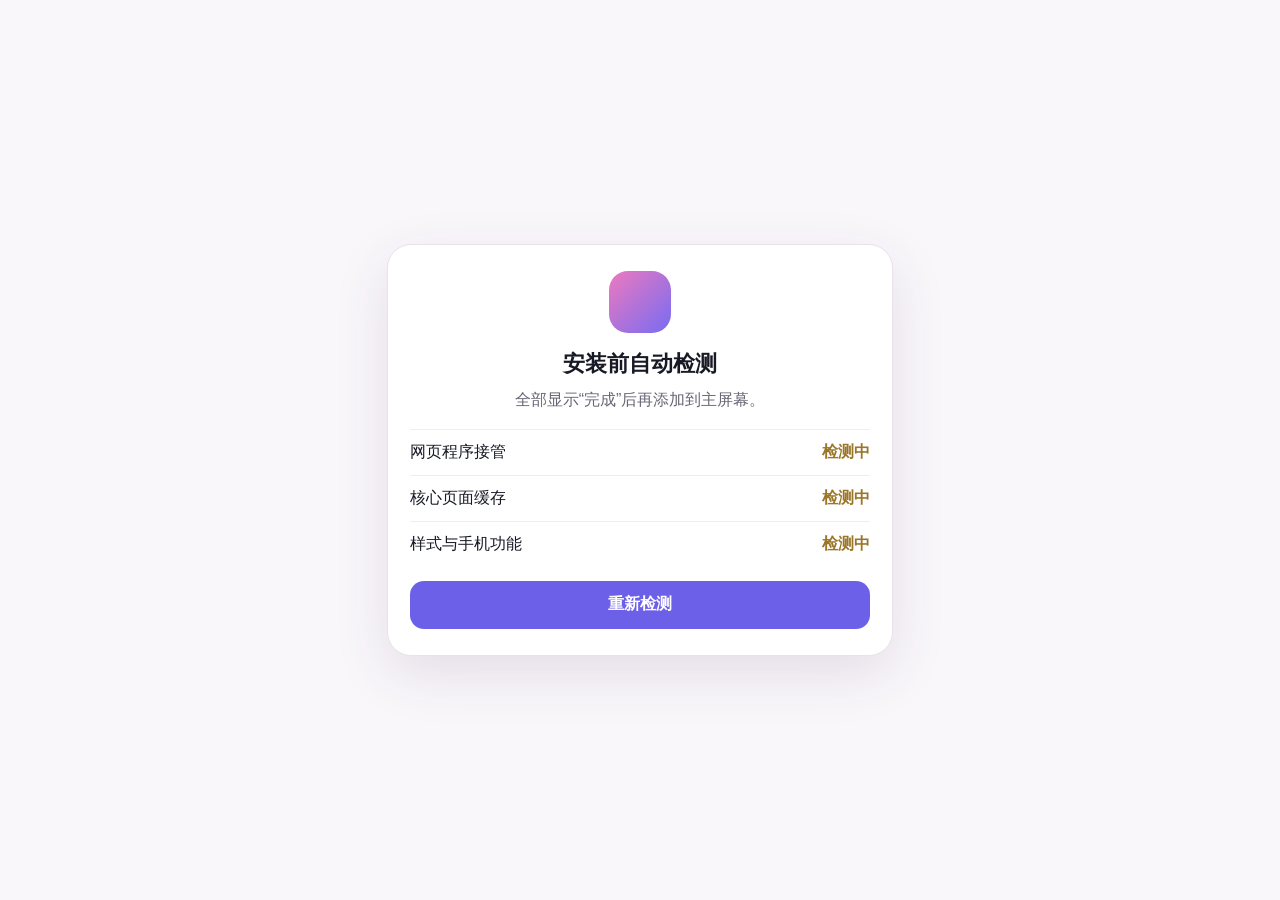
<file: install.html>
<!doctype html>
<html lang="zh-CN">
<head>
  <meta charset="utf-8">
  <meta name="viewport" content="width=device-width,initial-scale=1,viewport-fit=cover">
  <meta name="apple-mobile-web-app-capable" content="yes">
  <meta name="apple-mobile-web-app-title" content="信伯礼控">
  <link rel="manifest" href="./manifest.webmanifest">
  <title>信伯礼控安装检测</title>
  <style>
    body{margin:0;min-height:100vh;display:grid;place-items:center;background:#faf7fb;color:#171925;font-family:-apple-system,BlinkMacSystemFont,"PingFang SC","Microsoft YaHei",sans-serif}
    main{width:min(460px,calc(100% - 32px));padding:26px 22px;border:1px solid #e8e2ea;border-radius:24px;background:#fff;box-shadow:0 18px 55px rgba(61,45,70,.12)}
    .logo{width:62px;height:62px;border-radius:19px;background:linear-gradient(135deg,#ed79bf,#776cf2);margin:0 auto 16px}
    h1{text-align:center;font-size:22px;margin:0 0 8px}p{color:#686775;line-height:1.6;margin:0 0 16px;text-align:center}
    .line{display:flex;justify-content:space-between;gap:12px;padding:12px 0;border-top:1px solid #eee}.state{font-weight:800}.wait{color:#9a7629}.ok{color:#17844c}.bad{color:#c44343}
    #guide{display:none;margin-top:16px;padding:14px;border-radius:15px;background:#eef9f2;color:#14623a;line-height:1.65;font-weight:700}
    button{width:100%;min-height:48px;margin-top:14px;border:0;border-radius:14px;background:#6d60e8;color:#fff;font-size:16px;font-weight:800}
  </style>
</head>
<body>
<main>
  <div class="logo"></div>
  <h1>安装前自动检测</h1>
  <p>全部显示“完成”后再添加到主屏幕。</p>
  <div class="line"><span>网页程序接管</span><span class="state wait" id="worker">检测中</span></div>
  <div class="line"><span>核心页面缓存</span><span class="state wait" id="page">检测中</span></div>
  <div class="line"><span>样式与手机功能</span><span class="state wait" id="assets">检测中</span></div>
  <div id="guide">✅ 离线程序已经安装完成。现在点击 Safari 的“分享”按钮，选择“添加到主屏幕”。请添加当前这个安装检测页。</div>
  <button id="retry" type="button">重新检测</button>
</main>
<script>
const $=id=>document.getElementById(id);
const mark=(id,ok,text)=>{const el=$(id);el.textContent=text;el.className='state '+(ok?'ok':'bad')};
async function run(){
  $('guide').style.display='none';
  try{
    if(!('serviceWorker'in navigator))throw new Error('此浏览器不支持网页程序');
    const isAndroid=/Android/i.test(navigator.userAgent);
    if(!isAndroid&&sessionStorage.getItem('xinbo_clean_install_v25')!=='1'){
      sessionStorage.setItem('xinbo_clean_install_v25','1');
      const regs=await navigator.serviceWorker.getRegistrations();
      await Promise.all(regs.filter(reg=>reg.scope.includes('/xinbo-mobile-studio-new/')).map(reg=>reg.unregister()));
      if('caches'in window){
        const keys=await caches.keys();
        await Promise.all(keys.filter(key=>key.includes('xinbo-mobile-studio-new')||key==='xinbo-manual-bootstrap-v1').map(key=>caches.delete(key)));
      }
      location.reload();return;
    }
    const reg=await navigator.serviceWorker.register('./sw.js?v=25');
    if(isAndroid){
      await Promise.race([
        new Promise(resolve=>{
          const check=()=>{if(reg.active||reg.waiting){resolve();return}setTimeout(check,250)};check();
        }),
        new Promise((_,reject)=>setTimeout(()=>reject(new Error('安装器激活超时，请使用 Chrome 浏览器重新打开')),15000))
      ]);
    }else{
      await Promise.race([
        navigator.serviceWorker.ready,
        new Promise((_,reject)=>setTimeout(()=>reject(new Error('网页程序接管超时，请关闭 Safari 后重新打开本检测页')),12000))
      ]);
    }
    if(!isAndroid&&!navigator.serviceWorker.controller){
      if(sessionStorage.getItem('xinbo_install_reloaded_v25')!=='1'){
        sessionStorage.setItem('xinbo_install_reloaded_v25','1');
        location.reload();return;
      }
      throw new Error('网页程序尚未接管，请关闭本页后重新打开');
    }
    mark('worker',true,'完成');
    const cache=await caches.open('xinbo-manual-bootstrap-v1');
    const files=['./index.html','./install.html','./knowledge.html','./mobile-full.css','./mobile-adapter.js','./manifest.webmanifest','./icon-512.png','./vendor/lunar-javascript/lunar.js'];
    for(const file of files){
      const response=await Promise.race([
        fetch(file+'?install='+Date.now(),{cache:'no-store'}),
        new Promise((_,reject)=>setTimeout(()=>reject(new Error('下载超时：'+file)),30000))
      ]);
      if(!response.ok)throw new Error('下载失败：'+file);
      await cache.put(file,response.clone());
    }
    mark('page',true,'完成');
    const checks=await Promise.all(['./mobile-full.css','./mobile-adapter.js'].map(x=>caches.match(x)));
    if(checks.some(x=>!x))throw new Error('核心资源缓存不完整');
    mark('assets',true,'完成');
    $('guide').innerHTML=isAndroid
      ? '✅ 安卓离线程序已经准备完成。请使用 Chrome 右上角菜单，选择“添加到主屏幕”或“安装应用”。'
      : '✅ 离线程序已经安装完成。现在点击 Safari 的“分享”按钮，选择“添加到主屏幕”。请添加当前这个安装检测页。';
    $('guide').style.display='block';
  }catch(e){
    if($('worker').textContent!=='完成')mark('worker',false,'未完成');
    if($('page').textContent!=='完成')mark('page',false,'未完成');
    if($('assets').textContent!=='完成')mark('assets',false,'未完成');
    $('guide').style.display='block';
    $('guide').style.background='#fff0f0';$('guide').style.color='#9f3434';
    $('guide').textContent='检测没有完成：'+(e.message||e)+'。请保持当前浏览器能正常打开网页后点“重新检测”。';
  }
}
$('retry').onclick=()=>location.reload();
if(matchMedia('(display-mode:standalone)').matches||navigator.standalone===true){
  location.replace('./index.html#schedule');
}else run();
</script>
</body>
</html>
</file>
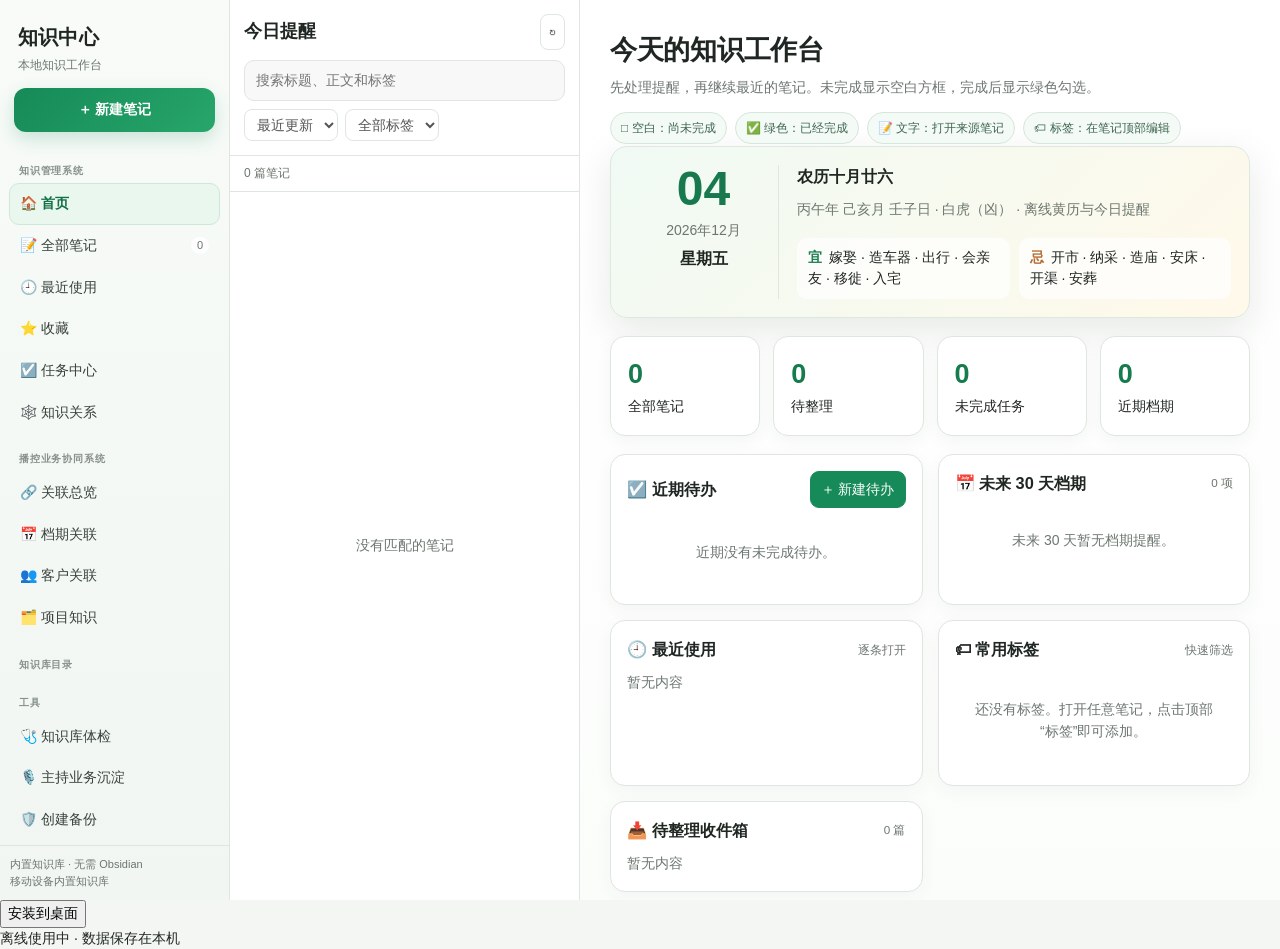
<file: knowledge.html>
<!doctype html>
<html lang="zh-CN">
<head>
  <meta charset="utf-8">
  <meta name="viewport" content="width=device-width,initial-scale=1">
  <meta name="theme-color" content="#168a58">
  <meta name="apple-mobile-web-app-capable" content="yes">
  <link rel="manifest" href="./manifest.webmanifest">
  <link rel="apple-touch-icon" href="./icon-512.png">
  <title>知识中心</title>
  <style>
    :root{--green:#168a58;--green-bright:#27a66a;--green2:#e9f7ef;--bg:#f3f6f3;--panel:#fff;--text:#202722;--muted:#6d766f;--line:#dfe6e1;--hover:#edf5ef;--danger:#c34646;--shadow:0 12px 36px rgba(27,46,34,.10)}
    *{box-sizing:border-box}html,body{height:100%;margin:0;font:14px/1.55 -apple-system,BlinkMacSystemFont,"Segoe UI","PingFang SC","Microsoft YaHei",sans-serif;color:var(--text);background:var(--bg)}
    button,input,select,textarea{font:inherit}button{cursor:pointer}.hidden{display:none!important}
    .shell{height:100%;display:grid;grid-template-columns:230px 350px minmax(440px,1fr);background:var(--panel)}
    .nav,.notes{min-width:0;border-right:1px solid var(--line);display:flex;flex-direction:column;overflow:hidden}.nav{background:linear-gradient(180deg,#f8fbf8,#f1f6f2)}.reader{min-width:0;display:flex;flex-direction:column;overflow:hidden;background:linear-gradient(180deg,#fff,#fbfdfb)}
    .brand{padding:22px 18px 14px}.brand h1{font-size:20px;margin:0;letter-spacing:.2px}.brand small{display:block;color:var(--muted);margin-top:3px}.newBtn{margin:0 14px 13px;border:0;border-radius:12px;background:linear-gradient(135deg,var(--green),var(--green-bright));color:#fff;padding:11px 12px;font-weight:750;box-shadow:0 7px 18px rgba(22,138,88,.2)}.newBtn:hover{transform:translateY(-1px);box-shadow:0 9px 22px rgba(22,138,88,.25)}
    .navScroll{overflow:auto;padding:0 9px 18px}.navGroup{margin:13px 0}.navLabel{padding:5px 10px;color:#87918a;font-size:10px;letter-spacing:.8px;font-weight:800;text-transform:uppercase}.navItem{width:100%;border:1px solid transparent;background:transparent;text-align:left;padding:9px 10px;border-radius:10px;color:#38423b;display:flex;gap:9px;align-items:center;transition:.16s}.navItem:hover{background:#fff;border-color:var(--line)}.navItem.active{background:var(--green2);border-color:#cfe7d8;color:#126f45;font-weight:720}.navItem .count{margin-left:auto;color:var(--muted);font-size:11px;background:rgba(255,255,255,.75);padding:0 6px;border-radius:99px}
    .treeItem{padding-left:calc(10px + var(--depth,0)*14px)}.navBottom{margin-top:auto;padding:10px;border-top:1px solid var(--line);font-size:11px;color:var(--muted)}.vaultPath{white-space:nowrap;overflow:hidden;text-overflow:ellipsis}
    .listHead{padding:14px;border-bottom:1px solid var(--line)}.listTitleRow{display:flex;align-items:center;gap:8px;margin-bottom:10px}.listTitle{font-size:18px;font-weight:750;flex:1}.search{width:100%;border:1px solid var(--line);background:#f7f8f7;border-radius:10px;padding:9px 11px;outline:none}.search:focus{border-color:#8bceb0;background:#fff}
    .filters{display:flex;gap:7px;margin-top:8px}.filters select,.miniBtn{border:1px solid var(--line);background:#fff;border-radius:8px;padding:6px 8px;color:#555}.resultMeta{padding:8px 14px;color:var(--muted);font-size:12px;border-bottom:1px solid var(--line)}
    .noteList{overflow:auto;flex:1}.noteCard{padding:13px 15px;border-bottom:1px solid #eef0ed;cursor:pointer}.noteCard:hover,.noteCard.active{background:#f1f8f4}.noteTop{display:flex;gap:8px}.noteTitle{font-weight:700;flex:1;white-space:nowrap;overflow:hidden;text-overflow:ellipsis}.star{color:#e3a72f}.excerpt{color:#6d736e;font-size:12px;margin-top:5px;display:-webkit-box;-webkit-line-clamp:2;-webkit-box-orient:vertical;overflow:hidden}.noteFoot{display:flex;gap:8px;color:#939994;font-size:10px;margin-top:7px}.tag{background:#edf4ef;color:#47805d;border-radius:99px;padding:1px 6px}
    .readerTop{height:58px;border-bottom:1px solid var(--line);display:flex;align-items:center;gap:8px;padding:0 16px}.readerPath{flex:1;color:var(--muted);white-space:nowrap;overflow:hidden;text-overflow:ellipsis}.btn{border:1px solid var(--line);background:#fff;border-radius:9px;padding:7px 10px;color:#454a46}.btn:hover{border-color:#90cbae}.btn.primary{background:var(--green);border-color:var(--green);color:white}.btn.danger{color:var(--danger)}.btn:disabled{opacity:.45;cursor:not-allowed}
    .doc{flex:1;overflow:auto}.docInner{max-width:900px;margin:0 auto;padding:34px 7vw 80px}.docTitle{font-size:30px;line-height:1.25;margin:0 0 10px;border:0;width:100%;font-weight:760;color:var(--text);outline:none}.docMeta{display:flex;gap:10px;flex-wrap:wrap;color:var(--muted);font-size:12px;margin-bottom:25px}
    .markdown{font-size:15px;line-height:1.8}.markdown h1{font-size:28px}.markdown h2{font-size:21px;margin-top:30px}.markdown h3{font-size:17px;margin-top:24px}.markdown blockquote{border-left:4px solid #94c9aa;margin:16px 0;padding:8px 16px;background:#f4faf6;color:#586059}.markdown code{background:#f1f3f1;padding:2px 5px;border-radius:4px}.markdown pre{background:#252a27;color:#e9efe9;padding:15px;border-radius:10px;overflow:auto}.markdown a{color:#218657;text-decoration:none}.markdown .wikilink{color:#218657;background:#edf8f1;padding:1px 4px;border-radius:4px;cursor:pointer}.markdown img{max-width:100%}.markdown li{margin:4px 0}
    .editor{width:100%;min-height:calc(100vh - 180px);resize:none;border:0;outline:0;font:14px/1.75 ui-monospace,SFMono-Regular,Menlo,monospace;color:#303630;background:#fff}
    .sideInfo{border-top:1px solid var(--line);padding:14px 7vw 20px;background:#fbfcfb}.sideInfo h4{margin:0 0 8px}.linkPills{display:flex;gap:6px;flex-wrap:wrap}.linkPill{border:0;background:var(--green2);color:#287249;border-radius:99px;padding:5px 9px}
    .empty{height:100%;display:grid;place-items:center;text-align:center;color:var(--muted);padding:30px}.empty strong{display:block;color:var(--text);font-size:20px;margin-bottom:8px}
    .dashboard{padding:30px;overflow:auto;height:100%;max-width:1500px;width:100%;margin:0 auto}.dashTitle{font-size:27px;font-weight:780;letter-spacing:-.3px}.dashLead{color:var(--muted);margin:5px 0 0}.stats{display:grid;grid-template-columns:repeat(4,1fr);gap:13px;margin:18px 0}.stat{appearance:none;text-align:left;color:var(--text);background:#fff;border:1px solid var(--line);border-radius:15px;padding:17px;box-shadow:0 5px 18px rgba(29,68,43,.045);transition:.16s}.stat:hover,.dashCard[data-card-action]:hover{border-color:#a9d2b7;box-shadow:0 9px 25px rgba(29,68,43,.09);transform:translateY(-1px)}.stat b{display:block;font-size:27px;color:#167b4d}.dashGrid{display:grid;grid-template-columns:1fr 1fr;gap:15px}.dashCard{border:1px solid var(--line);border-radius:15px;padding:16px;background:#fff;box-shadow:0 5px 18px rgba(29,68,43,.045);transition:.16s}.dashCard[data-card-action]{cursor:pointer}.dashCard h3{margin:0}.cardHead{display:flex;align-items:center;justify-content:space-between;gap:10px;margin-bottom:10px}.cardHead small{color:var(--muted)}.dashLink{display:flex;align-items:center;gap:9px;border:0;background:transparent;text-align:left;width:100%;padding:9px;border-radius:9px;color:var(--text)}.dashLink:hover{background:var(--hover)}.dashLinkMeta{margin-left:auto;color:var(--muted);font-size:11px}.taskRow{display:grid;grid-template-columns:28px minmax(0,1fr);gap:7px;align-items:start;padding:7px 3px;border-bottom:1px solid #edf1ee}.taskRow:last-child{border-bottom:0}.taskCheck{width:24px;height:24px;border:1.5px solid #9bc6aa;border-radius:7px;background:#fff;color:#157345;padding:0;font-weight:900;font-size:16px;line-height:1}.taskCheck:hover{background:var(--green2)}.taskCheck.done{border-color:transparent;background:var(--green2)}.taskCheck.done+.taskOpen{text-decoration:line-through;color:var(--muted)}.taskOpen{border:0;background:transparent;text-align:left;padding:2px 5px;border-radius:7px;color:var(--text)}.taskOpen:hover{background:var(--hover)}.taskSource{display:block;color:var(--muted);font-size:11px;margin-top:2px;text-decoration:none}.quickGuide{display:flex;gap:8px;flex-wrap:wrap;margin:13px 0 2px}.guidePill{border:1px solid #d5e7db;background:#f4faf6;color:#3e6650;border-radius:99px;padding:6px 10px;font-size:12px}
    .todayHero{display:grid;grid-template-columns:150px 1fr;gap:18px;border:1px solid #dce9df;border-radius:17px;padding:18px;background:linear-gradient(135deg,#f0faf4,#fff9ea);box-shadow:var(--shadow)}.todayDate{text-align:center;border-right:1px solid #dce9df}.todayDay{font-size:48px;line-height:1;font-weight:800;color:#17794d}.todayMonth{color:var(--muted);margin-top:7px}.todayWeek{font-size:16px;font-weight:700;margin-top:5px}.lunar{font-size:16px;font-weight:720}.almanac{display:grid;grid-template-columns:1fr 1fr;gap:9px;margin-top:12px}.almanacItem{border-radius:10px;padding:9px 11px;background:rgba(255,255,255,.72)}.almanacItem b{color:#1d8051;margin-right:7px}.almanacItem.avoid b{color:#b56a32}.reminderLine{display:flex;gap:9px;align-items:flex-start;padding:9px 7px;border-bottom:1px solid #edf0ed}.reminderLine:last-child{border-bottom:0}.reminderDate{min-width:72px;color:#1d8051;font-weight:700}.homeHint{color:var(--muted);margin:9px 0 17px}
    .assocGrid{display:grid;grid-template-columns:1fr 1fr;gap:14px;margin-top:18px}.assocCard{border:1px solid var(--line);border-radius:13px;background:#fff;overflow:hidden}.assocCard h3{margin:0;padding:14px 15px;border-bottom:1px solid var(--line)}.assocList{display:grid}.assocItem{padding:13px 15px;border-bottom:1px solid #eef0ed}.assocItem:last-child{border-bottom:0}.assocTop{display:flex;gap:10px;align-items:center}.assocName{font-weight:720;flex:1}.assocMeta{color:var(--muted);font-size:12px;margin:5px 0 9px}.assocEmpty{padding:24px 15px;color:var(--muted);text-align:center}
    .graphWrap{height:100%;display:flex;flex-direction:column;padding:20px}.graphStats{color:var(--muted);margin-bottom:10px}.graph{flex:1;border:1px solid var(--line);border-radius:14px;background:radial-gradient(circle at center,#fff,#f3f7f4);position:relative;overflow:hidden}.node{position:absolute;transform:translate(-50%,-50%);border:1px solid #91caa8;background:#fff;border-radius:99px;padding:5px 9px;font-size:11px;box-shadow:0 3px 10px #d7e7dc;cursor:pointer;max-width:150px;white-space:nowrap;overflow:hidden;text-overflow:ellipsis}.edge{position:absolute;height:1px;background:#c8d9ce;transform-origin:left center}
    dialog{border:1px solid var(--line);border-radius:15px;padding:0;width:min(620px,calc(100vw - 30px));box-shadow:0 24px 80px rgba(0,0,0,.24)}dialog::backdrop{background:rgba(25,30,27,.4)}.dlgHead{padding:15px 18px;border-bottom:1px solid var(--line);font-weight:750}.form{padding:17px;display:grid;gap:12px}.form label{display:grid;gap:5px;font-size:12px;font-weight:650}.form input,.form select,.form textarea{border:1px solid var(--line);border-radius:9px;padding:9px}.form textarea{min-height:180px;resize:vertical}.dlgActions{display:flex;justify-content:flex-end;gap:8px;padding:0 17px 17px}.toast{position:fixed;left:50%;bottom:22px;transform:translateX(-50%);background:#252a27;color:#fff;border-radius:99px;padding:9px 14px;opacity:0;pointer-events:none;transition:.2s;z-index:20}.toast.show{opacity:1}
    .todayHero[data-card-action]{cursor:pointer;transition:.16s}.todayHero[data-card-action]:hover{border-color:#a9d2b7;box-shadow:0 9px 25px rgba(29,68,43,.09);transform:translateY(-1px)}
    @media(max-width:1050px){.shell{grid-template-columns:190px 310px 1fr}.stats{grid-template-columns:1fr 1fr}}@media(max-width:760px){.shell{grid-template-columns:1fr}.nav{display:none}.notes{display:none}.reader{display:flex}.docInner{padding:22px}}
  </style>
  <style id="knowledge-mobile-full">
    @media(max-width:760px){
      html,body{height:auto;min-height:100%}
      .shell{height:auto;min-height:100vh;display:flex;flex-direction:column}
      .nav{display:flex;min-height:260px;max-height:42vh;border-right:0;border-bottom:1px solid var(--line)}
      .brand{padding:14px 14px 8px}.newBtn{margin-bottom:8px}
      .navScroll{display:flex;gap:8px;overflow:auto;padding:4px 10px 12px}
      .navGroup{flex:0 0 210px;margin:0}.navBottom{display:none}
      .notes{display:flex;min-height:280px;max-height:42vh;border-right:0;border-bottom:1px solid var(--line)}
      .reader{display:flex;min-height:70vh;overflow:visible}
      .doc{overflow:visible}.editor{min-height:55vh}
      .dashboard{padding:18px 12px}.stats,.dashGrid,.assocGrid{grid-template-columns:1fr}
      .todayHero{grid-template-columns:82px 1fr;padding:12px;gap:12px}
      .todayDay{font-size:38px}.docInner{padding:20px 14px 70px}
      .readerTop{height:auto;min-height:58px;flex-wrap:wrap;padding:10px}
      body{padding-bottom:calc(68px + env(safe-area-inset-bottom))}
      .knowledgeQuickDock{display:grid!important}
    }
    .knowledgeQuickDock{display:none;position:fixed;z-index:9999;left:8px;right:8px;bottom:calc(7px + env(safe-area-inset-bottom));grid-template-columns:1fr 1.3fr 1fr;gap:7px;padding:7px;border:1px solid var(--line);border-radius:17px;background:rgba(255,255,255,.94);box-shadow:0 12px 34px rgba(20,35,25,.18);backdrop-filter:blur(16px)}
    .knowledgeQuickDock button{min-height:46px;border:0;border-radius:12px;background:#edf4ef;color:#315d43;font-weight:750}
    .knowledgeQuickDock .playerQuick{background:var(--green);color:#fff}
  </style>
</head>
<body>
<div class="shell">
  <aside class="nav">
    <div class="brand"><h1>知识中心</h1><small>本地知识工作台</small></div>
    <button class="newBtn" id="newNote">＋ 新建笔记</button>
    <div class="navScroll">
      <div class="navGroup">
        <div class="navLabel">知识管理系统</div>
        <button class="navItem active" data-view="home">🏠 首页</button>
        <button class="navItem" data-view="all">📝 全部笔记 <span class="count" id="allCount">0</span></button>
        <button class="navItem" data-view="recent">🕘 最近使用</button>
        <button class="navItem" data-view="favorite">⭐ 收藏</button>
        <button class="navItem" data-view="tasks">☑️ 任务中心</button>
        <button class="navItem" data-view="graph">🕸️ 知识关系</button>
      </div>
      <div class="navGroup">
        <div class="navLabel">播控业务协同系统</div>
        <button class="navItem" data-view="business-overview">🔗 关联总览</button>
        <button class="navItem" data-view="business-bookings">📅 档期关联</button>
        <button class="navItem" data-view="business-customers">👥 客户关联</button>
        <button class="navItem" data-view="business-projects">🗂️ 项目知识</button>
      </div>
      <div class="navGroup"><div class="navLabel">知识库目录</div><div id="folderTree"></div></div>
      <div class="navGroup">
        <div class="navLabel">工具</div>
        <button class="navItem" id="healthBtn">🩺 知识库体检</button>
        <button class="navItem" id="businessBtn">🎙️ 主持业务沉淀</button>
        <button class="navItem" id="backupBtn">🛡️ 创建备份</button>
        <button class="navItem" id="openFolderBtn">📂 打开文件夹</button>
        <button class="navItem" id="settingsBtn">⚙️ 知识库设置</button>
      </div>
    </div>
    <div class="navBottom"><div id="modeLabel">本地知识库</div><div class="vaultPath" id="vaultPath"></div></div>
  </aside>
  <section class="notes">
    <div class="listHead">
      <div class="listTitleRow"><div class="listTitle" id="listTitle">全部笔记</div><button class="miniBtn" id="refreshBtn">↻</button></div>
      <input class="search" id="search" placeholder="搜索标题、正文和标签">
      <div class="filters"><select id="sort"><option value="mtime">最近更新</option><option value="ctime">最近创建</option><option value="title">标题排序</option></select><select id="tagFilter"><option value="">全部标签</option></select></div>
    </div>
    <div class="resultMeta" id="resultMeta">正在载入…</div>
    <div class="noteList" id="noteList"></div>
  </section>
  <main class="reader" id="reader">
    <div class="empty"><div><strong>欢迎使用知识中心</strong>无需安装 Obsidian，也可以创建、编辑和整理本地知识。</div></div>
  </main>
</div>

<dialog id="noteDialog"><div class="dlgHead">新建笔记</div><form id="noteForm"><div class="form"><label>保存位置<select id="newFolder"></select></label><label>标题<input id="newTitle" required maxlength="120"></label><label>标签（用逗号分隔）<input id="newTags" placeholder="例如：婚礼, 客户沟通, 待复盘"><small style="color:var(--muted)">标签用于分类和筛选，创建后也能在笔记顶部随时修改。</small></label><label>内容<textarea id="newContent" placeholder="普通内容直接输入；待办清单可写：- [ ] 联系客户"></textarea></label></div><div class="dlgActions"><button class="btn" type="button" data-close="noteDialog">取消</button><button class="btn primary">创建</button></div></form></dialog>
<dialog id="taskDialog"><div class="dlgHead">＋ 新建待办</div><form id="taskForm"><div class="form"><label>待办内容<input id="taskText" required maxlength="200" autocomplete="off" placeholder="例如：联系新人确认婚礼流程"></label><small style="color:var(--muted)">创建后会立即进入近期待办；首页最多显示 7 项，更多事项可在任务中心查看。</small></div><div class="dlgActions"><button class="btn" type="button" data-close="taskDialog">取消</button><button class="btn primary">创建待办</button></div></form></dialog>
<dialog id="moveDialog"><div class="dlgHead">移动笔记</div><div class="form"><label>目标文件夹<select id="moveFolder"></select></label></div><div class="dlgActions"><button class="btn" data-close="moveDialog">取消</button><button class="btn primary" id="confirmMove">移动</button></div></dialog>
<dialog id="businessDialog"><div class="dlgHead">主持业务沉淀</div><form id="businessForm"><div class="form"><label>记录类型<select id="businessType"><option>主持台词</option><option>婚礼项目复盘</option><option>音乐经验</option><option>自媒体素材</option><option>客户沟通经验</option></select></label><label>标题<input id="businessTitle" required></label><label>内容<textarea id="businessContent" placeholder="默认自动隐藏手机号、邮箱和软件密钥"></textarea></label><label><span><input type="checkbox" id="allowSensitive"> 明确允许保留敏感信息（不推荐）</span></label></div><div class="dlgActions"><button class="btn" type="button" data-close="businessDialog">取消</button><button class="btn primary">保存到知识库</button></div></form></dialog>
<dialog id="settingsDialog"><div class="dlgHead">知识库设置</div><div class="form"><button class="btn primary" id="useBuiltin">使用内置知识库（推荐）</button><button class="btn" id="chooseVault">连接现有 Obsidian / Markdown 文件夹</button><div id="settingsInfo"></div></div><div class="dlgActions"><button class="btn" data-close="settingsDialog">关闭</button></div></dialog>
<dialog id="reportDialog"><div class="dlgHead" id="reportTitle">报告</div><div class="form"><div id="reportContent"></div></div><div class="dlgActions"><button class="btn" data-close="reportDialog">关闭</button></div></dialog>
<dialog id="tagDialog"><div class="dlgHead">编辑笔记标签</div><div class="form"><label>标签（用逗号分隔）<input id="editTags" placeholder="例如：档期, 主持台词, 重要"></label><div style="color:var(--muted);font-size:12px">保存后，标签会显示在笔记顶部，也可通过左侧列表上方的“全部标签”筛选。</div></div><div class="dlgActions"><button class="btn" data-close="tagDialog">取消</button><button class="btn primary" id="saveTags">保存标签</button></div></dialog>
<div class="toast" id="toast"></div>
<nav class="knowledgeQuickDock" aria-label="知识库快捷导航">
  <button type="button" id="quickBackHome">⌂ 首页</button>
  <button type="button" class="playerQuick" id="quickOpenPlayer">🎵 播放器</button>
  <button type="button" id="quickNewNote">＋ 笔记</button>
</nav>

<script src="./mobile-adapter.js"></script>
<script src="./vendor/lunar-javascript/lunar.js"></script>
<script>
const api=window.anningDesktop,$=id=>document.getElementById(id);
if(!api){
  document.body.innerHTML='<div class="empty"><div><strong>知识中心已打开</strong><p>浏览器不能直接读写电脑上的知识库文件。请从信伯礼控桌面程序进入，或安装桌面版后使用完整功能。</p><button class="btn" onclick="window.close()">关闭网页</button></div></div>';
  throw new Error('知识中心需要桌面程序提供本地文件接口');
}
let notes=[],config=null,current=null,currentMtime=0,editing=false,activeView='home',activeFolder='',searchTimer=null,signature='',viewEpoch=0;
$('quickBackHome').onclick=()=>{location.href='./index.html'};
$('quickOpenPlayer').onclick=()=>{location.href='./index.html#music'};
$('quickNewNote').onclick=()=>{$('newNote').click()};
const esc=s=>String(s??'').replace(/[&<>"']/g,c=>({'&':'&amp;','<':'&lt;','>':'&gt;','"':'&quot;',"'":'&#39;'}[c]));
function toast(msg){const el=$('toast');el.textContent=msg;el.classList.add('show');clearTimeout(el.t);el.t=setTimeout(()=>el.classList.remove('show'),2300)}
function folders(){return [...new Set(notes.map(n=>n.folder).filter(Boolean))].sort((a,b)=>a.localeCompare(b,'zh-CN'))}
function formatDate(ms){return new Date(ms).toLocaleDateString('zh-CN',{month:'2-digit',day:'2-digit'})}
function renderMarkdown(raw=''){
  let text=esc(raw.replace(/^---[\s\S]*?---\s*/,''));
  text=text.replace(/```([\s\S]*?)```/g,'<pre><code>$1</code></pre>')
    .replace(/^### (.+)$/gm,'<h3>$1</h3>').replace(/^## (.+)$/gm,'<h2>$1</h2>').replace(/^# (.+)$/gm,'<h1>$1</h1>')
    .replace(/^> (.+)$/gm,'<blockquote>$1</blockquote>')
    .replace(/\[\[([^\]|#]+)(?:#[^\]|]+)?(?:\|([^\]]+))?\]\]/g,(_,p,l)=>`<span class="wikilink" data-link="${esc(p)}">${esc(l||p)}</span>`)
    .replace(/\*\*([^*]+)\*\*/g,'<strong>$1</strong>').replace(/`([^`]+)`/g,'<code>$1</code>')
    .replace(/^\s*-\s+\[x\]\s+(.+)$/gim,'<div>☑ $1</div>').replace(/^\s*-\s+\[ \]\s+(.+)$/gim,'<div>☐ $1</div>')
    .replace(/^\s*-\s+(.+)$/gm,'<div>• $1</div>').replace(/\n{2,}/g,'</p><p>').replace(/\n/g,'<br>');
  return `<p>${text}</p>`;
}
async function loadNotes(query=$('search').value){
  const res=await api.knowledgeListNotes(query);if(!res?.ok){toast(res?.reason||'读取失败');return}
  notes=res.items||[];signature=res.signature;config=await api.knowledgeGetConfig();$('vaultPath').textContent=config.vaultPath;$('modeLabel').textContent=config.mode==='builtin'?'内置知识库 · 无需 Obsidian':(config.hasObsidian?'已连接 Obsidian':'外部 Markdown 知识库');$('allCount').textContent=res.total;
  renderFolders();renderTags();applyView();
}
function renderFolders(){
  const fs=folders();$('folderTree').innerHTML=fs.map(f=>`<button class="navItem treeItem" style="--depth:${f.split('/').length-1}" data-folder="${esc(f)}">📁 ${esc(f.split('/').pop())}<span class="count">${notes.filter(n=>n.folder===f).length}</span></button>`).join('');
  $('newFolder').innerHTML=$('moveFolder').innerHTML=fs.map(f=>`<option>${esc(f)}</option>`).join('');
  $('folderTree').querySelectorAll('[data-folder]').forEach(b=>b.onclick=()=>selectFolder(b.dataset.folder));
}
function renderTags(){const tags=[...new Set(notes.flatMap(n=>n.tags||[]))].sort();const value=$('tagFilter').value;$('tagFilter').innerHTML='<option value="">全部标签</option>'+tags.map(t=>`<option>${esc(t)}</option>`).join('');$('tagFilter').value=value}
function selectFolder(folder){activeView='folder';activeFolder=folder;applyView()}
function setActive(){
  document.querySelectorAll('.navItem').forEach(b=>{
    const isView=Boolean(b.dataset.view)&&b.dataset.view===activeView;
    const isFolder=Boolean(b.dataset.folder)&&activeView==='folder'&&b.dataset.folder===activeFolder;
    b.classList.toggle('active',Boolean(isView||isFolder));
  });
}
function filtered(){
  let list=[...notes];if(activeView==='favorite')list=list.filter(n=>n.favorite);if(activeView==='recent')list=(config.recent||[]).map(p=>notes.find(n=>n.path===p)).filter(Boolean);if(activeView==='tasks')list=list.filter(n=>(n.tasks||[]).length);if(activeView==='folder')list=list.filter(n=>n.folder===activeFolder);
  const tag=$('tagFilter').value;if(tag)list=list.filter(n=>(n.tags||[]).includes(tag));const sort=$('sort').value;list.sort(sort==='title'?(a,b)=>a.title.localeCompare(b.title,'zh-CN'):(a,b)=>b[sort]-a[sort]);return list
}
function renderList(list=filtered()){
  $('resultMeta').textContent=`${list.length} 篇笔记`;
  $('noteList').innerHTML=list.length?list.map(n=>`<article class="noteCard ${current?.path===n.path?'active':''}" data-path="${esc(n.path)}"><div class="noteTop"><div class="noteTitle">${esc(n.title)}</div>${n.favorite?'<span class="star">★</span>':''}</div><div class="excerpt">${esc(n.excerpt||'暂无摘要')}</div><div class="noteFoot"><span>${formatDate(n.mtime)}</span><span>${esc(n.folder||'根目录')}</span>${(n.tags||[]).slice(0,2).map(t=>`<span class="tag">#${esc(t)}</span>`).join('')}</div></article>`).join(''):'<div class="empty">没有匹配的笔记</div>';
  $('noteList').querySelectorAll('[data-path]').forEach(el=>el.onclick=()=>openNote(el.dataset.path));
}
function applyView(){
  const epoch=++viewEpoch;setActive();
  if(activeView==='home')return renderHome(epoch);
  if(activeView==='graph')return renderGraph(epoch);
  if(activeView.startsWith('business-'))return renderAssociations(epoch,activeView.replace('business-',''));
  const names={all:'全部笔记',recent:'最近使用',favorite:'收藏笔记',tasks:'任务中心'};
  $('listTitle').textContent=names[activeView]||activeFolder;const list=filtered();renderList(list);renderCollectionView(activeView,list)
}
function renderCollectionView(view,list){
  const meta={
    all:['全部笔记','集中查看、搜索和打开知识库中的全部内容。','📝'],
    recent:['最近使用','继续处理最近打开过的笔记。','🕘'],
    favorite:['收藏笔记','集中管理被标记为重要的知识。','⭐'],
    tasks:['任务中心','从所有笔记中汇总尚未完成的任务。','☑️'],
    folder:[activeFolder||'目录','查看当前知识目录下的全部笔记。','📁']
  }[view]||['知识列表','选择左侧笔记，在这里阅读和编辑。','📝'];
  const allTasks=view==='tasks'?list.flatMap(n=>(n.tasks||[]).map(t=>({...t,path:n.path,title:n.title}))):[];
  const openTasks=allTasks.filter(t=>!t.done),endedTasks=allTasks.filter(t=>t.done);
  const body=view==='tasks'
    ? `<section class="dashCard"><div class="cardHead"><h3>待办事项</h3><small>${openTasks.length} 项 · 点空白方框完成</small></div>${openTasks.map(taskRow).join('')||'<div class="assocEmpty">目前没有未完成任务。</div>'}</section><section class="dashCard" style="margin-top:15px"><div class="cardHead"><h3>✅ 已结束</h3><small>${endedTasks.length} 项 · 点绿色勾可恢复</small></div>${endedTasks.map(taskRow).join('')||'<div class="assocEmpty">还没有已结束事项。</div>'}</section>`
    : `<section class="dashCard"><div class="cardHead"><h3>内容列表 · ${list.length}</h3></div>${dashLinks(list.slice(0,30))}</section>`;
  $('reader').innerHTML=`<div class="dashboard"><div class="dashTitle">${meta[2]} ${esc(meta[0])}</div><p class="dashLead">${esc(meta[1])}</p>${body}</div>`;bindReaderLinks();bindTaskActions()
}
function getTodayInfo(){
  const now=new Date();let lunar='农历日期',good=['整理资料','制定计划','沟通确认'],avoid=['仓促决定','遗漏确认'],extra='';
  try{
    if(window.Solar){const solar=window.Solar.fromYmd(now.getFullYear(),now.getMonth()+1,now.getDate()),ln=solar.getLunar();lunar=`农历${ln.getMonthInChinese()}月${ln.getDayInChinese()}`;good=ln.getDayYi().slice(0,6);avoid=ln.getDayJi().slice(0,6);extra=`${ln.getYearInGanZhi()}年 ${ln.getMonthInGanZhi()}月 ${ln.getDayInGanZhi()}日 · ${ln.getDayTianShen()}（${ln.getDayTianShenLuck()}）`;}
    else lunar=new Intl.DateTimeFormat('zh-CN-u-ca-chinese',{year:'numeric',month:'long',day:'numeric'}).format(now);
  }catch(_){}
  return {
    day:String(now.getDate()).padStart(2,'0'),
    month:`${now.getFullYear()}年${now.getMonth()+1}月`,
    week:new Intl.DateTimeFormat('zh-CN',{weekday:'long'}).format(now),
    full:new Intl.DateTimeFormat('zh-CN',{year:'numeric',month:'long',day:'numeric'}).format(now),
    lunar,extra,good,avoid
  };
}
async function renderHome(epoch){
  $('listTitle').textContent='今日提醒';renderList(notes.slice(0,20));const [d,records]=await Promise.all([api.knowledgeGetDashboard(),api.knowledgeGetBusinessRecords()]);
  if(!d?.ok)return;
  if(epoch!==viewEpoch||activeView!=='home')return;
  const today=getTodayInfo(),start=new Date();start.setHours(0,0,0,0);const end=new Date(start);end.setDate(end.getDate()+30);
  const upcoming=(records?.bookings||[]).filter(item=>{const date=new Date(`${item.date}T00:00:00`);return Number.isFinite(date.getTime())&&date>=start&&date<=end}).sort((a,b)=>a.date.localeCompare(b.date)).slice(0,8);
  const taskHtml=(d.tasks||[]).filter(t=>!t.done).slice(0,7).map(taskRow).join('')||'<div class="assocEmpty">近期没有未完成待办。</div>';
  const bookingHtml=upcoming.map(item=>`<div class="reminderLine"><span class="reminderDate">${esc(item.date.slice(5))}</span><span><b>${esc(item.clientName||'未命名档期')}</b><br><span style="color:var(--muted)">${esc([item.eventType,item.venue,item.status].filter(Boolean).join(' · ')||'待补充活动信息')}</span></span></div>`).join('')||'<div class="assocEmpty">未来 30 天暂无档期提醒。</div>';
  const tagCounts=new Map();notes.forEach(n=>(n.tags||[]).forEach(tag=>tagCounts.set(tag,(tagCounts.get(tag)||0)+1)));
  const tagHtml=[...tagCounts.entries()].sort((a,b)=>b[1]-a[1]).slice(0,12).map(([tag,count])=>`<button class="guidePill" data-home-tag="${esc(tag)}">#${esc(tag)} · ${count}</button>`).join('')||'<div class="assocEmpty">还没有标签。打开任意笔记，点击顶部“标签”即可添加。</div>';
  $('reader').innerHTML=`<div class="dashboard"><div class="dashTitle">今天的知识工作台</div><p class="dashLead">先处理提醒，再继续最近的笔记。未完成显示空白方框，完成后显示绿色勾选。</p><div class="quickGuide"><span class="guidePill">□ 空白：尚未完成</span><span class="guidePill">✅ 绿色：已经完成</span><span class="guidePill">📝 文字：打开来源笔记</span><span class="guidePill">🏷 标签：在笔记顶部编辑</span></div><div class="todayHero"><div class="todayDate"><div class="todayDay">${today.day}</div><div class="todayMonth">${today.month}</div><div class="todayWeek">${today.week}</div></div><div><div class="lunar">${esc(today.lunar)}</div><div class="homeHint">${esc(today.extra||today.full)} · 离线黄历与今日提醒</div><div class="almanac"><div class="almanacItem"><b>宜</b>${today.good.map(esc).join(' · ')}</div><div class="almanacItem avoid"><b>忌</b>${today.avoid.map(esc).join(' · ')}</div></div></div></div><div class="stats"><button class="stat" data-home-action="all"><b>${d.stats.notes}</b>全部笔记</button><button class="stat" data-home-action="inbox"><b>${d.stats.inbox}</b>待整理</button><button class="stat" data-home-action="tasks"><b>${d.stats.openTasks}</b>未完成任务</button><button class="stat" data-home-action="schedule"><b>${upcoming.length}</b>近期档期</button></div><div class="dashGrid"><section class="dashCard" data-card-action="tasks"><div class="cardHead"><h3>☑️ 近期待办</h3><button class="btn primary" id="addTaskBtn">＋ 新建待办</button></div>${taskHtml}</section><section class="dashCard" data-card-action="schedule"><div class="cardHead"><h3>📅 未来 30 天档期</h3><small>${upcoming.length} 项</small></div>${bookingHtml}</section><section class="dashCard" data-card-action="recent"><div class="cardHead"><h3>🕘 最近使用</h3><small>逐条打开</small></div>${dashLinks(d.recent,true)}</section><section class="dashCard" data-card-action="tags"><div class="cardHead"><h3>🏷 常用标签</h3><small>快速筛选</small></div><div class="quickGuide">${tagHtml}</div></section><section class="dashCard" data-card-action="inbox"><div class="cardHead"><h3>📥 待整理收件箱</h3><small>${d.inbox?.length||0} 篇</small></div>${dashLinks(d.inbox,true)}</section></div></div>`;bindReaderLinks();bindTaskActions();bindHomeTags();bindHomeCards();$('addTaskBtn').onclick=openTaskDialog
}
function openTaskDialog(){$('taskText').value='';$('taskDialog').showModal();setTimeout(()=>$('taskText').focus(),0)}
function taskRow(t){const done=!!t.done;return `<div class="taskRow"><button class="taskCheck ${done?'done':''}" data-task-path="${esc(t.path)}" data-task-index="${Number(t.taskIndex)}" data-task-done="${done?'1':'0'}" title="${done?'取消完成并恢复到待办':'标记为已完成'}">${done?'✅':'□'}</button><button class="taskOpen" data-open="${esc(t.path)}">${esc(t.text)}<span class="taskSource">来自：${esc(t.title||t.path)}</span></button></div>`}
function dashLinks(list=[],showMeta=false){return list.map(n=>`<button class="dashLink" data-open="${esc(n.path)}"><span>📝</span><span>${esc(n.title)}</span>${showMeta?`<span class="dashLinkMeta">${esc(n.folder||'')}</span>`:''}</button>`).join('')||'<span style="color:var(--muted)">暂无内容</span>'}
function bindTaskActions(){
  document.querySelectorAll('[data-task-path]').forEach(button=>button.onclick=async e=>{
    e.preventDefault();e.stopPropagation();button.disabled=true;
    const wasDone=button.dataset.taskDone==='1',nextDone=!wasDone;
    button.textContent=nextDone?'✅':'□';button.classList.toggle('done',nextDone);
    const result=await api.knowledgeToggleTask({relativePath:button.dataset.taskPath,taskIndex:Number(button.dataset.taskIndex),done:nextDone});
    if(!result?.ok){button.disabled=false;button.textContent=wasDone?'✅':'□';button.classList.toggle('done',wasDone);return toast(result?.reason||'更新待办失败')}
    button.dataset.taskDone=nextDone?'1':'0';
    const note=notes.find(n=>n.path===button.dataset.taskPath),task=note?.tasks?.find(t=>Number(t.taskIndex)===Number(button.dataset.taskIndex));
    if(task)task.done=nextDone;
    toast(nextDone?'已完成，已移入“已结束” ✅':'已取消完成，已恢复到待办');
    applyView();
  });
}
function bindHomeTags(){
  document.querySelectorAll('[data-home-tag]').forEach(button=>button.onclick=()=>{
    $('tagFilter').value=button.dataset.homeTag;activeView='all';activeFolder='';applyView();
  });
}
function runHomeAction(action){
  if(action==='schedule'){toast('正在打开档期管理…');api.navigateTo?.('schedule');return}
  if(action==='inbox'){toast('已进入待整理收件箱');selectFolder('00-收件箱');return}
  if(action==='tags'){toast('请选择一个标签进行筛选');return}
  activeView=action==='recent'?'recent':action==='tasks'?'tasks':'all';activeFolder='';toast(action==='recent'?'已进入最近使用':action==='tasks'?'已进入任务中心':'已进入全部笔记');applyView();
}
function bindHomeCards(){
  document.querySelectorAll('[data-home-action]').forEach(button=>button.onclick=()=>runHomeAction(button.dataset.homeAction));
  document.querySelectorAll('[data-card-action]').forEach(card=>card.onclick=e=>{
    if(e.target.closest('button,input,select,a'))return;
    runHomeAction(card.dataset.cardAction);
  });
  document.querySelectorAll('.cardHead').forEach(head=>head.onclick=e=>{
    const card=e.currentTarget.closest('[data-card-action]');if(!card)return;
    e.stopPropagation();runHomeAction(card.dataset.cardAction);
  });
}
async function renderAssociations(epoch,mode='overview'){
  const projectNotes=notes.filter(n=>n.path.includes('50-工作项目/Simple Studio/关联项目/'));
  const titles={overview:'关联总览',bookings:'档期关联',customers:'客户关联',projects:'项目知识'};
  $('listTitle').textContent=titles[mode]||'业务关联';renderList(projectNotes);
  const [records,linksRes]=await Promise.all([api.knowledgeGetBusinessRecords(),api.knowledgeListBusinessLinks()]);
  if(!records?.ok){toast(records?.reason||'读取业务资料失败');return}
  if(epoch!==viewEpoch||activeView!==`business-${mode}`)return;
  const links=new Map((linksRes?.items||[]).map(item=>[`${item.sourceType}:${item.sourceId}`,item]));
  const itemHtml=(item,type)=>{
    const linked=links.get(`${type}:${item.id}`),name=type==='booking'?(item.clientName||'未命名档期'):(item.name||'未命名客户');
    const meta=type==='booking'
      ? [item.date,item.eventType,item.venue,item.status].filter(Boolean).join(' · ')
      : [item.eventType,item.venue,item.status,item.bookingCount?`${item.bookingCount} 个档期`:''].filter(Boolean).join(' · ');
    return `<div class="assocItem"><div class="assocTop"><div class="assocName">${esc(name)}</div><span class="tag">${type==='booking'?'档期':'客户'}</span></div><div class="assocMeta">${esc(meta||'暂无补充信息')}</div>${linked?`<button class="btn" data-open="${esc(linked.notePath)}">打开知识项目</button>`:`<button class="btn primary" data-link-type="${type}" data-link-id="${esc(item.id)}">创建关联项目</button>`}</div>`;
  };
  const bookings=[...(records.bookings||[])].sort((a,b)=>String(b.date).localeCompare(String(a.date)));
  const customers=[...(records.customers||[])].sort((a,b)=>String(a.name).localeCompare(String(b.name),'zh-CN'));
  const bookingCard=`<section class="assocCard"><h3>档期系统 · ${bookings.length}</h3><div class="assocList">${bookings.map(item=>itemHtml(item,'booking')).join('')||'<div class="assocEmpty">还没有档期，请先在主程序中添加。</div>'}</div></section>`;
  const customerCard=`<section class="assocCard"><h3>客户系统 · ${customers.length}</h3><div class="assocList">${customers.map(item=>itemHtml(item,'customer')).join('')||'<div class="assocEmpty">还没有客户，请先在主程序中添加。</div>'}</div></section>`;
  const projectCard=`<section class="assocCard"><h3>项目知识系统 · ${projectNotes.length}</h3><div class="assocList">${projectNotes.map(n=>`<div class="assocItem"><div class="assocName">${esc(n.title)}</div><div class="assocMeta">${esc(n.folder)} · 更新于 ${formatDate(n.mtime)}</div><button class="btn" data-open="${esc(n.path)}">打开项目笔记</button></div>`).join('')||'<div class="assocEmpty">关联档期或客户后，项目笔记会显示在这里。</div>'}</div></section>`;
  const cards=mode==='bookings'?bookingCard:mode==='customers'?customerCard:mode==='projects'?projectCard:`${bookingCard}${customerCard}${projectCard}`;
  const descriptions={overview:'统一查看档期、客户和知识项目之间的关联。',bookings:'把具体活动档期转换为主持执行项目。',customers:'为客户建立长期沟通、偏好和复盘知识。',projects:'集中阅读已经建立关联的项目知识笔记。'};
  $('reader').innerHTML=`<div class="dashboard"><div class="dashTitle">播控业务协同系统 · ${titles[mode]}</div><p style="color:var(--muted)">${descriptions[mode]} 手机号等敏感信息不会写入知识库。</p><div class="assocGrid">${cards}</div></div>`;
  bindReaderLinks();
  document.querySelectorAll('[data-link-type]').forEach(button=>button.onclick=async()=>{
    const type=button.dataset.linkType,id=button.dataset.linkId;
    const item=(type==='booking'?bookings:customers).find(entry=>entry.id===id);if(!item)return;
    button.disabled=true;button.textContent='正在创建…';
    const name=type==='booking'?(item.clientName||'未命名档期'):(item.name||'未命名客户');
    const result=await api.knowledgeLinkBusinessProject({
      sourceType:type,sourceId:id,title:type==='booking'?`${name}-${item.eventType||'活动'}`:`${name}-客户项目`,
      details:{date:item.date,eventType:item.eventType,status:item.status,venue:item.venue,customerName:name}
    });
    if(!result?.ok){button.disabled=false;button.textContent='创建关联项目';return toast(result?.reason||'创建失败')}
    toast(result.existed?'已打开现有关联项目':'关联项目已创建');await loadNotes();await openNote(result.item.notePath);
  });
}
async function openNote(relativePath){
  const epoch=++viewEpoch,res=await api.knowledgeReadNote(relativePath);if(epoch!==viewEpoch)return;if(!res?.ok){toast(res?.reason||'读取失败');return}current=notes.find(n=>n.path===relativePath)||{path:relativePath,title:relativePath.split('/').pop().replace(/\.md$/,'')};currentMtime=res.mtime;current.content=res.content;editing=false;renderReader();renderList()
}
function backlinks(){if(!current)return[];return notes.filter(n=>(n.links||[]).some(l=>l===current.title||l===current.path.replace(/\.md$/,'')))}
function renderReader(){
  const related=backlinks();$('reader').innerHTML=`<div class="readerTop"><div class="readerPath">${esc(current.path)}</div><button class="btn" id="tagBtn">🏷 标签</button><button class="btn" id="smartBtn">✨ 智能整理</button><button class="btn" id="favBtn">${current.favorite?'★ 已收藏':'☆ 收藏'}</button><button class="btn" id="moveBtn">移动</button>${config.hasObsidian?'<button class="btn" id="obsidianBtn">Obsidian</button>':''}<button class="btn primary" id="editBtn">编辑</button><button class="btn danger" id="trashBtn">移到回收站</button></div><div class="doc"><div class="docInner"><div class="docMeta"><span>📁 ${esc(current.folder||'根目录')}</span><span>更新于 ${new Date(current.mtime).toLocaleString()}</span>${(current.tags||[]).map(t=>`<span class="tag">#${esc(t)}</span>`).join('')||'<span style="color:var(--muted)">暂无标签，点击顶部“标签”添加</span>'}</div><div class="markdown" id="contentView">${renderMarkdown(current.content)}</div></div><div class="sideInfo"><h4>反向链接</h4><div class="linkPills">${related.map(n=>`<button class="linkPill" data-open="${esc(n.path)}">${esc(n.title)}</button>`).join('')||'暂无其他笔记引用此页'}</div></div></div>`;
  $('editBtn').onclick=toggleEdit;$('tagBtn').onclick=()=>{$('editTags').value=(current.tags||[]).join(', ');$('tagDialog').showModal()};$('favBtn').onclick=toggleFavorite;$('moveBtn').onclick=()=>{fillFolderSelect();$('moveDialog').showModal()};$('trashBtn').onclick=trashNote;$('smartBtn').onclick=smartAnalyze;if($('obsidianBtn'))$('obsidianBtn').onclick=()=>api.knowledgeOpenInObsidian(current.path);bindReaderLinks()
}
function bindReaderLinks(){
  document.querySelectorAll('[data-open]').forEach(el=>el.onclick=()=>openNote(el.dataset.open));
  document.querySelectorAll('.wikilink').forEach(el=>el.onclick=()=>{const target=notes.find(n=>n.title===el.dataset.link||n.path.replace(/\.md$/,'')===el.dataset.link);if(target)openNote(target.path);else toast('未找到链接笔记')})
}
function toggleEdit(){
  editing=!editing;if(editing){$('contentView').outerHTML=`<textarea class="editor" id="editor">${esc(current.content)}</textarea>`;$('editBtn').textContent='保存';$('editBtn').onclick=saveEdit;$('editor').focus()}else renderReader()
}
async function saveEdit(){const res=await api.knowledgeUpdateNote({relativePath:current.path,content:$('editor').value,expectedMtime:currentMtime});if(!res?.ok){toast(res.message||res.reason||'保存失败');return}current.content=$('editor').value;currentMtime=res.mtime;editing=false;toast('已保存');await loadNotes();await openNote(current.path)}
async function toggleFavorite(){const res=await api.knowledgeToggleFavorite(current.path);if(res?.ok){current.favorite=res.favorite;await loadNotes();await openNote(current.path)}}
async function trashNote(){if(!confirm(`将“${current.title}”移到可恢复的回收站？`))return;const res=await api.knowledgeTrashNote(current.path);if(res?.ok){current=null;toast('已移到回收站');await loadNotes();applyView()}else toast(res?.reason)}
function fillFolderSelect(){$('moveFolder').value=current.folder||folders()[0]}
async function smartAnalyze(){const res=await api.knowledgeSmartAnalyze(current.path);if(!res?.ok)return toast(res?.reason);$('reportTitle').textContent='智能整理建议';$('reportContent').innerHTML=`<b>摘要</b><p>${esc(res.summary)}</p><b>建议类型</b><p>${esc(res.typeSuggestion)}</p><b>建议标签</b><p>${res.suggestedTags.map(t=>`<span class="tag">#${esc(t)}</span>`).join(' ')}</p><b>相关笔记</b><div>${res.related.map(n=>`<button class="dashLink" data-open="${esc(n.path)}">${esc(n.title)} · 相关度 ${n.score}</button>`).join('')||'暂无'}</div>`;$('reportDialog').showModal();bindReaderLinks()}
async function renderGraph(epoch){
  $('listTitle').textContent='知识关系';renderList(notes.slice(0,20));const g=await api.knowledgeGetGraph();if(!g?.ok||epoch!==viewEpoch||activeView!=='graph')return;const nodes=g.nodes.slice(0,80);$('reader').innerHTML=`<div class="graphWrap"><h2>知识关系图</h2><div class="graphStats">${g.nodes.length} 个节点 · ${g.edges.length} 条链接</div><div class="graph" id="graph"></div></div>`;const box=$('graph');setTimeout(()=>{if(epoch!==viewEpoch||activeView!=='graph'||!box?.isConnected)return;const w=box.clientWidth,h=box.clientHeight,cx=w/2,cy=h/2,r=Math.min(w,h)*.38;const pos=new Map();nodes.forEach((n,i)=>{const a=Math.PI*2*i/nodes.length+(i%5)*.08;pos.set(n.id,{x:cx+Math.cos(a)*r*(.65+(i%3)*.15),y:cy+Math.sin(a)*r*(.65+(i%4)*.1)});});g.edges.forEach(e=>{const a=pos.get(e.source),b=pos.get(e.target);if(!a||!b)return;const dx=b.x-a.x,dy=b.y-a.y,len=Math.hypot(dx,dy),ang=Math.atan2(dy,dx)*180/Math.PI;box.insertAdjacentHTML('beforeend',`<div class="edge" style="left:${a.x}px;top:${a.y}px;width:${len}px;transform:rotate(${ang}deg)"></div>`)});nodes.forEach(n=>{const p=pos.get(n.id);box.insertAdjacentHTML('beforeend',`<button class="node" data-open="${esc(n.id)}" style="left:${p.x}px;top:${p.y}px">${esc(n.label)}</button>`)});bindReaderLinks()},30)
}
async function healthCheck(){const r=await api.knowledgeHealthCheck();if(!r?.ok)return toast(r?.reason);$('reportTitle').textContent='知识库体检报告';$('reportContent').innerHTML=`<p><b>${r.total}</b> 篇笔记 · <b>${r.links}</b> 条链接 · <b>${r.openTasks}</b> 个未完成任务</p><p>孤立笔记：${r.orphaned.length}</p><p>重复标题组：${r.duplicates.length}</p><p>空笔记：${r.empty.length}</p><p>收件箱待整理：${r.inbox.length}</p><details><summary>查看孤立笔记</summary>${r.orphaned.map(p=>`<button class="dashLink" data-open="${esc(p)}">${esc(p)}</button>`).join('')}</details>`;$('reportDialog').showModal();bindReaderLinks()}
document.querySelectorAll('[data-view]').forEach(b=>b.onclick=()=>{activeView=b.dataset.view;activeFolder='';applyView()});
document.querySelectorAll('[data-close]').forEach(b=>b.onclick=()=>$(b.dataset.close).close());
$('newNote').onclick=()=>{$('newTitle').value='';$('newTags').value='';$('newContent').value='';$('newFolder').value=activeFolder||'00-收件箱';$('noteDialog').showModal()};
$('noteForm').onsubmit=async e=>{e.preventDefault();const tags=$('newTags').value.split(/[,，]/).map(s=>s.trim()).filter(Boolean);const r=await api.knowledgeCreateNote({folder:$('newFolder').value,title:$('newTitle').value,tags,content:$('newContent').value});if(!r?.ok)return toast(r?.reason);$('noteDialog').close();await loadNotes();openNote(r.relativePath)};
$('taskForm').onsubmit=async e=>{e.preventDefault();const submit=e.submitter;submit.disabled=true;const r=await api.knowledgeAddTask($('taskText').value);submit.disabled=false;if(!r?.ok)return toast(r?.reason||'创建待办失败');$('taskDialog').close();toast('待办已创建');await loadNotes();activeView='home';applyView()};
$('saveTags').onclick=async()=>{if(!current)return;const tags=$('editTags').value.split(/[,，]/).map(s=>s.trim()).filter(Boolean);const r=await api.knowledgeSetTags({relativePath:current.path,tags});if(!r?.ok)return toast(r?.reason||'标签保存失败');$('tagDialog').close();toast('标签已保存');await loadNotes();await openNote(current.path)};
$('confirmMove').onclick=async()=>{const r=await api.knowledgeMoveNote({relativePath:current.path,folder:$('moveFolder').value});if(!r?.ok)return toast(r?.reason);$('moveDialog').close();await loadNotes();openNote(r.relativePath)};
$('businessBtn').onclick=()=>{$('businessTitle').value='';$('businessContent').value='';$('businessDialog').showModal()};
$('businessForm').onsubmit=async e=>{e.preventDefault();const r=await api.knowledgeCaptureBusiness({type:$('businessType').value,title:$('businessTitle').value,content:$('businessContent').value,allowSensitive:$('allowSensitive').checked});if(!r?.ok)return toast(r?.reason);$('businessDialog').close();toast('业务经验已沉淀');await loadNotes();openNote(r.relativePath)};
$('healthBtn').onclick=healthCheck;$('backupBtn').onclick=async()=>{const r=await api.knowledgeCreateBackup();toast(r?.ok?'备份已创建':r?.reason)};$('openFolderBtn').onclick=()=>api.knowledgeOpenFolder();
$('settingsBtn').onclick=()=>{$('settingsInfo').textContent=config?.vaultPath||'';$('settingsDialog').showModal()};
$('useBuiltin').onclick=async()=>{const r=await api.knowledgeUseBuiltin();if(r?.ok){$('settingsDialog').close();toast('已切换到内置知识库');await loadNotes()}};
$('chooseVault').onclick=async()=>{const r=await api.knowledgeChooseVault();if(r?.ok){$('settingsDialog').close();toast('已连接外部知识库');await loadNotes()}};
$('refreshBtn').onclick=()=>loadNotes();$('sort').onchange=applyView;$('tagFilter').onchange=applyView;$('search').oninput=()=>{clearTimeout(searchTimer);searchTimer=setTimeout(()=>loadNotes($('search').value),260)};
setInterval(async()=>{if($('search').value)return;const r=await api.knowledgeListNotes('');if(r?.ok&&signature&&r.signature!==signature)loadNotes()},4000);
loadNotes();
</script>
</body>
</html>
</file>
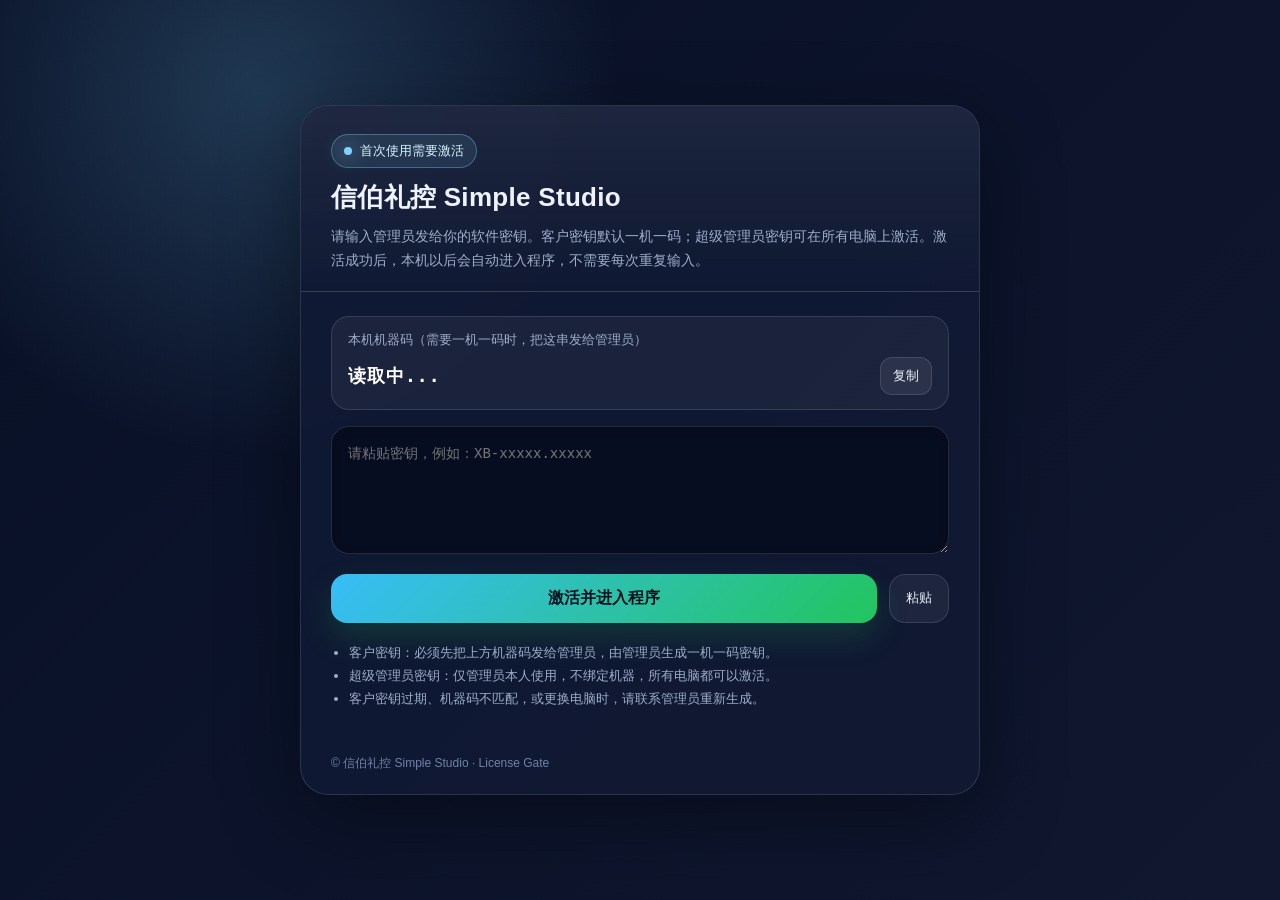
<file: license.html>
<!doctype html>
<html lang="zh-CN">
<head>
  <meta charset="utf-8" />
  <meta name="viewport" content="width=device-width, initial-scale=1" />
  <title>软件激活 · 信伯礼控 Simple Studio</title>
  <style>
    :root{--bg:#0b1020;--panel:#111a33;--panel2:#0f172d;--line:rgba(255,255,255,.12);--text:#eef3ff;--muted:#9dadc9;--brand:#7dd3fc;--ok:#34d399;--danger:#fb7185;}
    *{box-sizing:border-box} body{margin:0;min-height:100vh;background:radial-gradient(circle at 20% 10%,rgba(125,211,252,.20),transparent 28%),linear-gradient(135deg,#081026,#10172f);font-family:-apple-system,BlinkMacSystemFont,"PingFang SC","Microsoft YaHei",Arial,sans-serif;color:var(--text);display:flex;align-items:center;justify-content:center;padding:24px;}
    .card{width:min(680px,100%);background:rgba(17,26,51,.92);border:1px solid var(--line);box-shadow:0 24px 80px rgba(0,0,0,.38);border-radius:28px;overflow:hidden;}
    .head{padding:28px 30px 18px;border-bottom:1px solid var(--line);background:linear-gradient(180deg,rgba(255,255,255,.06),transparent)}
    .badge{display:inline-flex;gap:8px;align-items:center;border:1px solid rgba(125,211,252,.35);background:rgba(125,211,252,.10);color:#d8f5ff;border-radius:999px;padding:7px 12px;font-size:13px;margin-bottom:12px}.dot{width:8px;height:8px;border-radius:999px;background:var(--brand);box-shadow:0 0 20px var(--brand)}
    h1{margin:0;font-size:26px;letter-spacing:.3px}.sub{margin:10px 0 0;color:var(--muted);line-height:1.7;font-size:14px}
    .body{padding:24px 30px 30px}.machine{background:rgba(255,255,255,.05);border:1px solid var(--line);border-radius:18px;padding:14px 16px;margin-bottom:16px}.machine label{display:block;color:var(--muted);font-size:13px;margin-bottom:8px}.machine .row{display:flex;gap:10px;align-items:center}.code{font-family:ui-monospace,SFMono-Regular,Menlo,Consolas,monospace;font-size:18px;font-weight:800;letter-spacing:1px;flex:1;color:#fff;word-break:break-all}.btnSmall{border:1px solid var(--line);background:rgba(255,255,255,.07);color:var(--text);border-radius:12px;padding:9px 12px;cursor:pointer}.btnSmall:hover{background:rgba(255,255,255,.12)}
    textarea{width:100%;min-height:128px;resize:vertical;border:1px solid var(--line);background:rgba(5,10,25,.72);color:#fff;border-radius:18px;padding:16px;outline:none;font-size:14px;line-height:1.55;box-shadow:inset 0 2px 10px rgba(0,0,0,.18)} textarea:focus{border-color:rgba(125,211,252,.72);box-shadow:0 0 0 4px rgba(125,211,252,.12),inset 0 2px 10px rgba(0,0,0,.18)}
    .actions{display:flex;gap:12px;margin-top:16px}.primary{flex:1;border:0;border-radius:16px;padding:14px 18px;background:linear-gradient(135deg,#38bdf8,#22c55e);color:#06111f;font-weight:900;font-size:16px;cursor:pointer;box-shadow:0 14px 32px rgba(34,197,94,.18)}.primary:hover{filter:brightness(1.05)}.secondary{border:1px solid var(--line);border-radius:16px;padding:14px 16px;background:rgba(255,255,255,.06);color:var(--text);cursor:pointer}
    .msg{margin-top:14px;padding:12px 14px;border-radius:14px;font-size:14px;line-height:1.6;display:none}.msg.ok{display:block;background:rgba(52,211,153,.11);border:1px solid rgba(52,211,153,.32);color:#c9ffea}.msg.err{display:block;background:rgba(251,113,133,.11);border:1px solid rgba(251,113,133,.32);color:#ffd3da}
    .tips{margin:18px 0 0;padding-left:18px;color:var(--muted);font-size:13px;line-height:1.8}.foot{padding:14px 30px 22px;color:#7182a8;font-size:12px}.hidden{display:none!important}
  </style>
</head>
<body>
  <main class="card">
    <section class="head">
      <div class="badge"><span class="dot"></span><span>首次使用需要激活</span></div>
      <h1>信伯礼控 Simple Studio</h1>
      <p class="sub">请输入管理员发给你的软件密钥。客户密钥默认一机一码；超级管理员密钥可在所有电脑上激活。激活成功后，本机以后会自动进入程序，不需要每次重复输入。</p>
    </section>
    <section class="body">
      <div class="machine">
        <label>本机机器码（需要一机一码时，把这串发给管理员）</label>
        <div class="row"><div class="code" id="deviceCode">读取中...</div><button class="btnSmall" id="copyDevice">复制</button></div>
      </div>
      <textarea id="licenseKey" placeholder="请粘贴密钥，例如：XB-xxxxx.xxxxx"></textarea>
      <div class="actions">
        <button class="primary" id="activateBtn">激活并进入程序</button>
        <button class="secondary" id="pasteBtn">粘贴</button>
      </div>
      <div class="msg" id="message"></div>
      <ul class="tips">
        <li>客户密钥：必须先把上方机器码发给管理员，由管理员生成一机一码密钥。</li>
        <li>超级管理员密钥：仅管理员本人使用，不绑定机器，所有电脑都可以激活。</li>
        <li>客户密钥过期、机器码不匹配，或更换电脑时，请联系管理员重新生成。</li>
      </ul>
    </section>
    <div class="foot">© 信伯礼控 Simple Studio · License Gate</div>
  </main>
  <script>
    const $ = (s)=>document.querySelector(s);
    function show(type, text){ const el=$('#message'); el.className='msg '+(type==='ok'?'ok':'err'); el.textContent=text; }
    async function loadStatus(){
      const res = await window.anningDesktop.getLicenseStatus();
      $('#deviceCode').textContent = res.deviceCode || '读取失败';
      if(res.activated) show('ok','本机已激活，正在进入程序...');
    }
    function cleanLicenseClipboardText(raw){
      const source = String(raw || '').replace(/[\u200B-\u200D\uFEFF]/g, '').trim();
      if(!source) return '';
      const compact = source.replace(/\s+/g, '');
      const match = compact.match(/XB-[A-Za-z0-9_-]+\.[A-Za-z0-9_-]+/);
      return match ? match[0] : compact;
    }
    async function nativeClipboardRead(){
      if(window.anningDesktop?.readClipboardText){
        const res = await window.anningDesktop.readClipboardText();
        if(res?.ok) return String(res.text || '');
        throw new Error(res?.reason || '系统剪贴板读取失败');
      }
      if(navigator.clipboard?.readText) return await navigator.clipboard.readText();
      throw new Error('当前环境不支持读取剪贴板');
    }
    async function nativeClipboardWrite(value){
      if(window.anningDesktop?.writeClipboardText){
        const res = await window.anningDesktop.writeClipboardText(String(value || ''));
        if(res?.ok) return;
        throw new Error(res?.reason || '系统剪贴板写入失败');
      }
      if(navigator.clipboard?.writeText) return await navigator.clipboard.writeText(String(value || ''));
      throw new Error('当前环境不支持写入剪贴板');
    }
    $('#copyDevice').onclick = async ()=>{
      try{
        await nativeClipboardWrite($('#deviceCode').textContent);
        show('ok','机器码已复制，可以发给管理员生成一机一码密钥。');
      }catch(e){ show('err','复制失败，请手动选中机器码复制。'); }
    };
    $('#pasteBtn').onclick = async ()=>{
      const btn = $('#pasteBtn');
      const oldText = btn.textContent;
      btn.disabled = true; btn.textContent = '读取中...';
      try{
        const raw = await nativeClipboardRead();
        const key = cleanLicenseClipboardText(raw);
        if(!key) throw new Error('剪贴板中没有文字');
        $('#licenseKey').value = key;
        $('#licenseKey').dispatchEvent(new Event('input', { bubbles:true }));
        $('#licenseKey').focus();
        $('#licenseKey').setSelectionRange(key.length, key.length);
        if(key.startsWith('XB-')) show('ok','安全密钥已粘贴，可以点击“激活并进入程序”。');
        else show('err','已读取剪贴板，但内容不像完整的 XB- 安全密钥，请检查后再激活。');
      }catch(e){
        $('#licenseKey').focus();
        show('err','自动粘贴失败：'+(e?.message || '未知错误')+'。也可以按 Ctrl+V（Mac 按 Command+V）粘贴。');
      }finally{ btn.disabled = false; btn.textContent = oldText; }
    };
    $('#licenseKey').addEventListener('paste', ()=>setTimeout(()=>{
      const key = cleanLicenseClipboardText($('#licenseKey').value);
      $('#licenseKey').value = key;
      if(key) show('ok','安全密钥已粘贴，可以点击“激活并进入程序”。');
    },0));
    $('#activateBtn').onclick = async ()=>{
      const key = $('#licenseKey').value.trim();
      if(!key){ show('err','请先粘贴密钥。'); return; }
      $('#activateBtn').disabled = true; $('#activateBtn').textContent = '正在验证...';
      try{
        const res = await window.anningDesktop.activateLicense(key);
        if(res.ok){ show('ok','激活成功，正在进入程序...'); }
        else{ show('err', res.reason || '激活失败，请检查密钥是否正确。'); }
      }catch(e){ show('err','激活失败：'+(e && e.message ? e.message : '未知错误')); }
      finally{ $('#activateBtn').disabled = false; $('#activateBtn').textContent = '激活并进入程序'; }
    };
    document.addEventListener('DOMContentLoaded', loadStatus);
  </script>
</body>
</html>
</file>
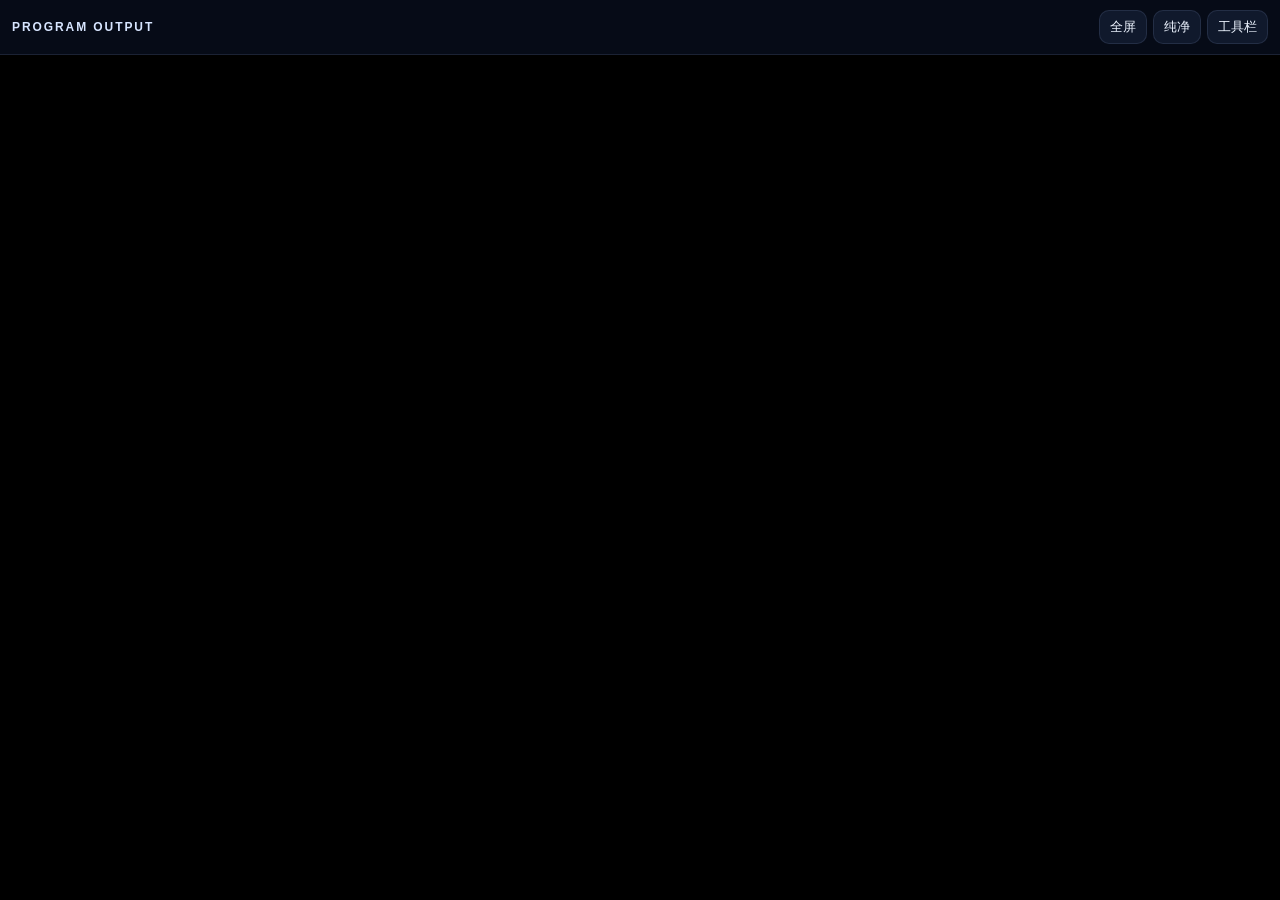
<file: output.html>
<!doctype html>
<html lang="zh-CN">
<head>
<meta charset="utf-8">
<meta name="viewport" content="width=device-width,initial-scale=1">
<title>PROGRAM OUTPUT</title>
<style>
:root{--bg:#000;--panel:rgba(7,12,24,.96);--line:rgba(120,140,180,.18);--txt:#edf4ff;--muted:#95abd2;--blue:#34b0ff;--amber:#ffd66e}
*{box-sizing:border-box}
html,body{margin:0;height:100%;background:var(--bg);color:var(--txt);font-family:ui-sans-serif,-apple-system,BlinkMacSystemFont,"Segoe UI",Roboto,"PingFang SC","Microsoft YaHei",Arial}
body{display:flex;flex-direction:column;overflow:hidden}
body.pure #bar{display:none}
#bar{display:flex;align-items:center;justify-content:space-between;gap:10px;padding:10px 12px;background:var(--panel);border-bottom:1px solid var(--line)}
#left{display:flex;gap:12px;align-items:center;min-width:0}
#ttl{font-weight:900;font-size:12px;letter-spacing:.16em;text-transform:uppercase;color:#d7e5ff}
#name{font-size:12px;color:var(--muted);max-width:45vw;white-space:nowrap;overflow:hidden;text-overflow:ellipsis}
#acts{display:flex;gap:6px;flex-wrap:wrap}
.b{padding:7px 10px;border-radius:10px;border:1px solid var(--line);background:#10192c;color:var(--txt);font:700 12px/1 inherit;cursor:pointer}
#wrap{position:relative;flex:1;background:#000;overflow:hidden}
#stage{position:absolute;inset:0;overflow:hidden;background:#000}
.layer{position:absolute;overflow:hidden;background:#000}
.layer video,.layer img,.layer iframe,.layer embed{width:100%;height:100%;display:block;object-fit:cover;border:0;background:#000}
.capMedia{position:absolute;display:block;border:0;background:#000}
.txt,.clk{width:100%;height:100%;display:flex;align-items:center;justify-content:center;text-align:center;padding:12px;font-weight:900;color:#fff}
.txt{font-size:clamp(18px,3vw,52px);line-height:1.25}
.clk{font-size:clamp(20px,3.4vw,58px)}
#safe{position:absolute;left:5%;top:5%;width:90%;height:90%;border:1px dashed rgba(255,214,110,.78);display:none;pointer-events:none;z-index:5}
#hud{position:absolute;right:16px;top:14px;padding:6px 10px;border-radius:999px;background:rgba(5,9,16,.68);border:1px solid rgba(122,143,187,.24);font:700 12px/1.2 inherit;color:var(--txt);display:none;z-index:6}
#black{position:absolute;inset:0;background:#000;display:none;z-index:7}
</style>
</head>
<body>
  <div id="bar">
    <div id="left">
      <div id="ttl">Program Output</div>
      <div id="name"></div>
    </div>
    <div id="acts">
      <button class="b" id="oFs">全屏</button>
      <button class="b" id="oPure">纯净</button>
      <button class="b" id="oNormal">工具栏</button>
    </div>
  </div>
  <div id="wrap">
    <div id="stage"></div>
    <div id="safe"></div>
    <div id="hud"></div>
    <div id="black"></div>
  </div>
<script>
(() => {
  const state = { title:'PROGRAM OUTPUT', layers:[], baseSize:{ width:1280, height:720 }, black:false, safe:false, pure:false, mute:false, clock:false, playing:true, label:'' };
  const captureStreams = new Map();
  const $ = (s)=>document.querySelector(s);
  const stage = $('#stage');
  const safe = $('#safe');
  const hud = $('#hud');
  const black = $('#black');
  const nameEl = $('#name');
  const syncClass = () => document.body.classList.toggle('pure', !!state.pure);
  function tickClock() {
    if (!state.clock) return;
    hud.textContent = new Date().toLocaleTimeString('zh-CN', { hour12:false });
  }
  setInterval(tickClock, 1000);

  async function getCaptureStream(sourceId) {
    if (!sourceId) return null;
    const cached = captureStreams.get(sourceId);
    if (cached && cached.active) return cached;
    const stream = await navigator.mediaDevices.getUserMedia({
      audio: false,
      video: {
        mandatory: {
          chromeMediaSource: 'desktop',
          chromeMediaSourceId: sourceId,
          minWidth: 640,
          minHeight: 360,
          maxWidth: 3840,
          maxHeight: 2160,
          maxFrameRate: 30
        }
      }
    });
    captureStreams.set(sourceId, stream);
    return stream;
  }
  function hydrateCaptureVideos(root = document) {
    root.querySelectorAll('video[data-capture-id]').forEach(async (video) => {
      const sourceId = video.dataset.captureId || '';
      if (!sourceId) return;
      try {
        const stream = await getCaptureStream(sourceId);
        if (video.srcObject !== stream) video.srcObject = stream;
        video.muted = true;
        video.playsInline = true;
        video.autoplay = true;
        if (!video.dataset.captureBound) {
          video.dataset.captureBound = '1';
          video.addEventListener('loadedmetadata', () => { video.play().catch(()=>{}); });
        }
        video.play().catch(()=>{});
      } catch (err) {
        console.error('capture hydrate failed', err);
      }
    });
  }
  function applyMediaStyle(el, layer){
    if (!el) return;
    const fit = layer.fitMode === 'contain' ? 'contain' : (layer.fitMode === 'stretch' ? 'fill' : 'cover');
    if (layer.type === 'capture') {
      el.classList.add('capMedia');
      const crop = layer.crop || null;
      if (crop && crop.w > 0 && crop.h > 0) {
        el.style.objectFit = 'fill';
        el.style.width = `${100 / crop.w}%`;
        el.style.height = `${100 / crop.h}%`;
        el.style.left = `${-(crop.x / crop.w) * 100}%`;
        el.style.top = `${-(crop.y / crop.h) * 100}%`;
      } else {
        el.style.objectFit = fit;
        el.style.width = '100%';
        el.style.height = '100%';
        el.style.left = '0';
        el.style.top = '0';
      }
      return;
    }
    if (el.tagName === 'VIDEO' || el.tagName === 'IMG') el.style.objectFit = fit;
  }
  function applyMediaProps(el, layer){
    if (el.tagName === 'VIDEO'){
      el.muted = !!state.mute;
      el.loop = !!layer.loop;
      el.autoplay = !!state.playing;
      el.playsInline = true;
      try { el.currentTime = Number(layer.currentTime) || 0; } catch {}
      renderedMedia.push(el);
      setTimeout(() => {
        try {
          if(state.playing) el.play?.().catch(()=>{});
          else el.pause?.();
        } catch {}
      }, 30);
    }
  }
  let renderedMedia = [];
function cleanupStageMedia(){
  renderedMedia.forEach((media)=>{
    try{ media.pause?.(); }catch{}
    try{ media.removeAttribute?.('src'); }catch{}
    try{ media.srcObject = null; }catch{}
    try{ media.load?.(); }catch{}
  });
  renderedMedia = [];
}

function scaleRect(layer){
    const baseW = Math.max(1, Number(state.baseSize?.width) || 1280);
    const baseH = Math.max(1, Number(state.baseSize?.height) || 720);
    const stageW = Math.max(1, stage.clientWidth || baseW);
    const stageH = Math.max(1, stage.clientHeight || baseH);
    const sx = stageW / baseW;
    const sy = stageH / baseH;
    return {
      x: Math.round((Number(layer.x) || 0) * sx),
      y: Math.round((Number(layer.y) || 0) * sy),
      w: Math.max(1, Math.round((Number(layer.w) || stageW) * sx)),
      h: Math.max(1, Math.round((Number(layer.h) || stageH) * sy))
    };
  }
  function render() {
    nameEl.textContent = state.title || 'PROGRAM OUTPUT';
    cleanupStageMedia();
    stage.innerHTML = '';
    (state.layers || []).forEach(layer => {
      const box = document.createElement('div');
      box.className = 'layer';
      const rect = scaleRect(layer);
      box.style.left = `${rect.x}px`;
      box.style.top = `${rect.y}px`;
      box.style.width = `${rect.w}px`;
      box.style.height = `${rect.h}px`;
      box.style.opacity = String(layer.opacity == null ? 1 : layer.opacity);
      let node;
      if (layer.type === 'video') {
        node = document.createElement('video');
        node.src = layer.url;
        applyMediaStyle(node, layer);
      } else if (layer.type === 'capture') {
        node = document.createElement('video');
        node.dataset.captureId = layer.captureSourceId || '';
        applyMediaStyle(node, layer);
      } else if (layer.type === 'image') {
        node = document.createElement('img');
        node.src = layer.url;
        applyMediaStyle(node, layer);
      } else if (layer.type === 'pdf') {
        node = document.createElement('embed');
        node.src = layer.url;
      } else if (layer.type === 'web') {
        node = document.createElement('iframe');
        node.src = layer.url;
      } else if (layer.type === 'text') {
        node = document.createElement('div');
        node.className = 'txt';
        node.textContent = layer.text || '';
      } else if (layer.type === 'clock') {
        node = document.createElement('div');
        node.className = 'clk';
        node.textContent = new Date().toLocaleTimeString('zh-CN', { hour12:false });
        setInterval(() => { node.textContent = new Date().toLocaleTimeString('zh-CN', { hour12:false }); }, 1000);
      } else {
        node = document.createElement('div');
        node.className = 'txt';
        node.textContent = layer.name || '素材';
      }
      box.appendChild(node);
      stage.appendChild(box);
      applyMediaProps(node, layer);
    });
    hydrateCaptureVideos(stage);
    black.style.display = state.black ? 'block' : 'none';
    safe.style.display = state.safe ? 'block' : 'none';
    hud.style.display = state.clock || state.label ? 'block' : 'none';
    hud.textContent = state.clock ? new Date().toLocaleTimeString('zh-CN', { hour12:false }) : (state.label || '');
    syncClass();
  }
  function merge(payload){
    Object.assign(state, payload || {});
    render();
  }
  if (window.anningDesktop?.onOutputState) {
    window.anningDesktop.onOutputState(merge);
    window.anningDesktop.getOutputState?.().then((res)=>{ if(res?.ok) merge(res.state || {}); });
  }
  $('#oFs')?.addEventListener('click', async ()=>{
    const res = await window.anningDesktop?.toggleWindowFullscreen?.('video_output');
    $('#oFs').textContent = res?.isFullScreen ? '退出全屏' : '全屏';
  });
  $('#oPure')?.addEventListener('click', async ()=>{
    state.pure = true; render();
    await window.anningDesktop?.updateOutputState?.({ pure:true });
  });
  $('#oNormal')?.addEventListener('click', async ()=>{
    state.pure = false; render();
    await window.anningDesktop?.updateOutputState?.({ pure:false });
  });
  window.addEventListener('resize', () => render());
})();
</script>
</body>
</html>
</file>
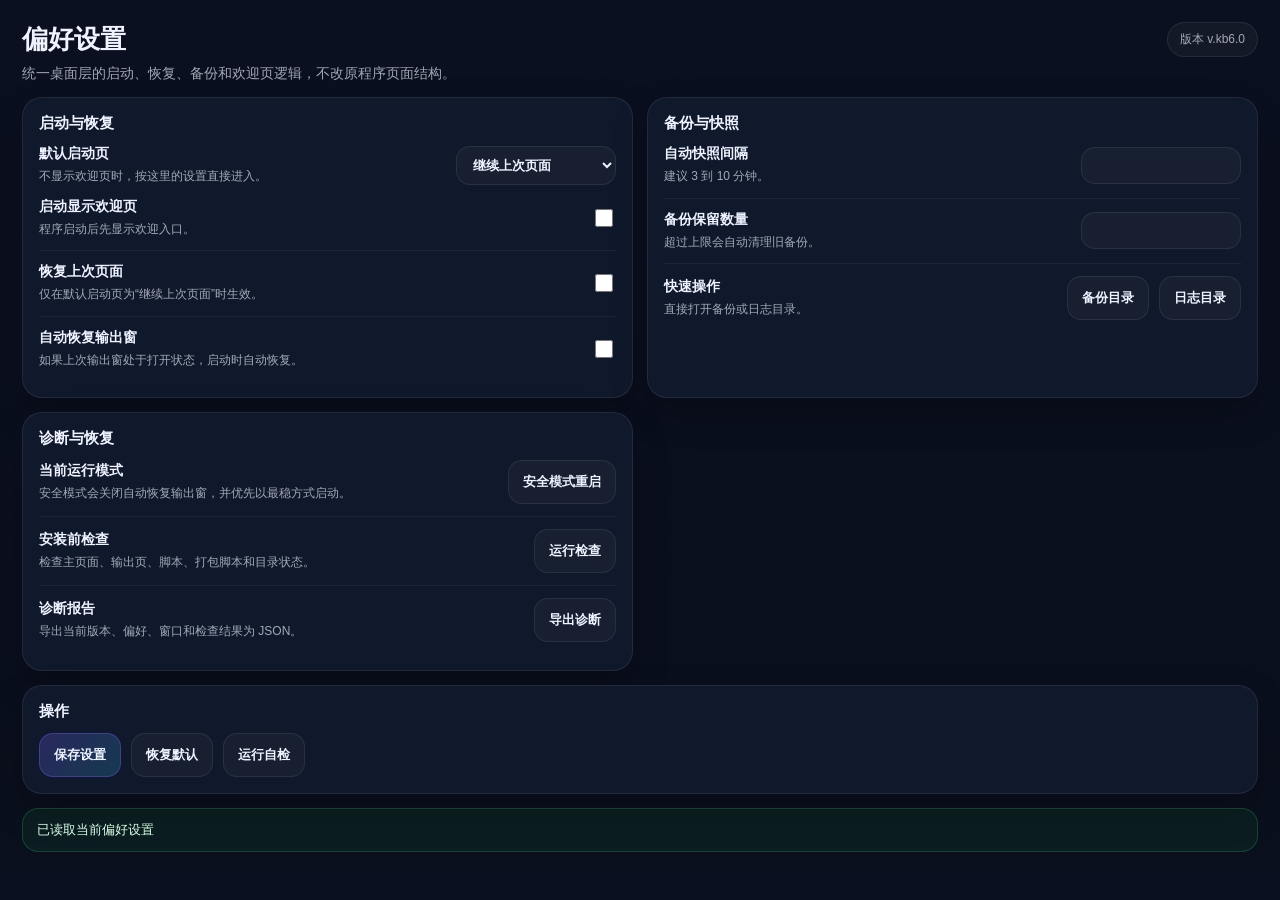
<file: preferences.html>
<!doctype html>
<html lang="zh-CN">
<head>
  <meta charset="UTF-8" />
  <meta name="viewport" content="width=device-width, initial-scale=1.0" />
  <title>偏好设置 · 安宁工作台</title>
  <style>
    :root{--bg:#0b1020;--card:#12192d;--line:rgba(255,255,255,.08);--txt:#eef3ff;--muted:rgba(238,243,255,.66);--p1:#7c5cff;--p2:#2dd4ff;--ok:#22c55e;--sans:ui-sans-serif,-apple-system,BlinkMacSystemFont,"Segoe UI",Roboto,"PingFang SC","Microsoft YaHei",Arial;}
    *{box-sizing:border-box} body{margin:0;font-family:var(--sans);background:linear-gradient(180deg,#0b1020,#0a0f1d);color:var(--txt)}
    .wrap{padding:22px;display:grid;gap:14px}
    .top{display:flex;justify-content:space-between;align-items:flex-start;gap:12px}
    .title{font-size:26px;font-weight:900}.sub{margin-top:8px;color:var(--muted);font-size:14px}
    .pill{padding:8px 12px;border-radius:999px;border:1px solid var(--line);background:rgba(255,255,255,.04);font-size:12px;color:var(--muted)}
    .grid{display:grid;grid-template-columns:1fr 1fr;gap:14px}@media (max-width:760px){.grid{grid-template-columns:1fr}}
    .card{border:1px solid var(--line);border-radius:20px;background:rgba(18,25,45,.92);padding:16px;box-shadow:0 16px 36px rgba(0,0,0,.22)}
    .card h3{margin:0 0 12px;font-size:15px}
    .row{display:flex;justify-content:space-between;align-items:center;gap:12px;padding:12px 0;border-top:1px solid rgba(255,255,255,.05)}
    .row:first-of-type{border-top:none;padding-top:0}
    .label{font-size:14px;font-weight:800}.hint{margin-top:4px;font-size:12px;color:var(--muted);line-height:1.55}
    input[type="checkbox"]{width:18px;height:18px;accent-color:var(--p1)}
    input[type="number"], select{width:160px;padding:10px 12px;border-radius:14px;border:1px solid var(--line);background:rgba(255,255,255,.03);color:var(--txt);font-weight:800}
    .actions{display:flex;gap:10px;flex-wrap:wrap}
    .btn{padding:12px 14px;border-radius:14px;border:1px solid var(--line);background:rgba(255,255,255,.03);color:var(--txt);font-weight:800;cursor:pointer}
    .btn:hover{background:rgba(255,255,255,.06)}.btn.primary{background:linear-gradient(135deg,rgba(124,92,255,.24),rgba(45,212,255,.18));border-color:rgba(124,92,255,.34)}
    .status{padding:12px 14px;border-radius:16px;border:1px solid var(--line);background:rgba(255,255,255,.03);color:var(--muted);font-size:13px}
    .status.ok{color:#d6ffe3;border-color:rgba(34,197,94,.24);background:rgba(34,197,94,.08)}
  </style>
</head>
<body>
  <div class="wrap">
    <div class="top">
      <div>
        <div class="title">偏好设置</div>
        <div class="sub">统一桌面层的启动、恢复、备份和欢迎页逻辑，不改原程序页面结构。</div>
      </div>
      <div class="pill" id="ver">版本 v.kb6.0</div>
    </div>
    <div class="grid">
      <section class="card">
        <h3>启动与恢复</h3>
        <div class="row"><div><div class="label">默认启动页</div><div class="hint">不显示欢迎页时，按这里的设置直接进入。</div></div><select id="startupTarget"><option value="last">继续上次页面</option><option value="schedule">首页</option><option value="music">音乐系统</option><option value="video">视频系统</option></select></div>
        <label class="row"><div><div class="label">启动显示欢迎页</div><div class="hint">程序启动后先显示欢迎入口。</div></div><input id="showWelcomeOnLaunch" type="checkbox"></label>
        <label class="row"><div><div class="label">恢复上次页面</div><div class="hint">仅在默认启动页为“继续上次页面”时生效。</div></div><input id="reopenLastPage" type="checkbox"></label>
        <label class="row"><div><div class="label">自动恢复输出窗</div><div class="hint">如果上次输出窗处于打开状态，启动时自动恢复。</div></div><input id="reopenOutputOnLaunch" type="checkbox"></label>
      </section>
      <section class="card">
        <h3>备份与快照</h3>
        <div class="row"><div><div class="label">自动快照间隔</div><div class="hint">建议 3 到 10 分钟。</div></div><input id="autoBackupMinutes" type="number" min="1" max="30" step="1"></div>
        <div class="row"><div><div class="label">备份保留数量</div><div class="hint">超过上限会自动清理旧备份。</div></div><input id="backupKeepCount" type="number" min="5" max="100" step="1"></div>
        <div class="row"><div><div class="label">快速操作</div><div class="hint">直接打开备份或日志目录。</div></div><div class="actions"><button class="btn" id="openBackups">备份目录</button><button class="btn" id="openLogs">日志目录</button></div></div>
      </section>
      <section class="card">
        <h3>诊断与恢复</h3>
        <div class="row"><div><div class="label">当前运行模式</div><div class="hint">安全模式会关闭自动恢复输出窗，并优先以最稳方式启动。</div></div><div class="actions"><button class="btn" id="safeMode">安全模式重启</button></div></div>
        <div class="row"><div><div class="label">安装前检查</div><div class="hint">检查主页面、输出页、脚本、打包脚本和目录状态。</div></div><div class="actions"><button class="btn" id="preflight">运行检查</button></div></div>
        <div class="row"><div><div class="label">诊断报告</div><div class="hint">导出当前版本、偏好、窗口和检查结果为 JSON。</div></div><div class="actions"><button class="btn" id="diag">导出诊断</button></div></div>
      </section>
    </div>
    <section class="card">
      <h3>操作</h3>
      <div class="actions">
        <button class="btn primary" id="save">保存设置</button>
        <button class="btn" id="restore">恢复默认</button>
        <button class="btn" id="selfCheck">运行自检</button>
      </div>
    </section>
    <div class="status" id="status">准备就绪</div>
  </div>
  <script>
    const els = {
      startupTarget: document.getElementById('startupTarget'),
      showWelcomeOnLaunch: document.getElementById('showWelcomeOnLaunch'),
      reopenLastPage: document.getElementById('reopenLastPage'),
      reopenOutputOnLaunch: document.getElementById('reopenOutputOnLaunch'),
      autoBackupMinutes: document.getElementById('autoBackupMinutes'),
      backupKeepCount: document.getElementById('backupKeepCount'),
      status: document.getElementById('status')
    };
    function setStatus(text, ok=false){ els.status.textContent = text; els.status.className = 'status' + (ok ? ' ok' : ''); }
    function readForm(){
      return {
        startupTarget: String(els.startupTarget.value || 'last'),
        showWelcomeOnLaunch: !!els.showWelcomeOnLaunch.checked,
        reopenLastPage: !!els.reopenLastPage.checked,
        reopenOutputOnLaunch: !!els.reopenOutputOnLaunch.checked,
        autoBackupMinutes: Math.max(1, Math.min(30, Number(els.autoBackupMinutes.value) || 3)),
        backupKeepCount: Math.max(5, Math.min(100, Number(els.backupKeepCount.value) || 20))
      };
    }
    async function load(){
      try {
        const res = await window.anningDesktop?.getPreferences?.();
        const prefs = res?.ok ? (res.value || {}) : {};
        Object.keys(els).forEach((key)=>{
          if(!(key in prefs) || !els[key]) return;
          if(els[key].type === 'checkbox') els[key].checked = !!prefs[key];
          else els[key].value = String(prefs[key]);
        });
        setStatus('已读取当前偏好设置', true);
      } catch {
        setStatus('读取偏好设置失败');
      }
    }
    document.getElementById('save').addEventListener('click', async ()=>{
      const prefs = readForm();
      for (const [key, value] of Object.entries(prefs)) {
        await window.anningDesktop?.setPreference?.(key, value);
      }
      setStatus('偏好设置已保存', true);
    });
    document.getElementById('restore').addEventListener('click', async ()=>{
      const defaults = { startupTarget:'last', showWelcomeOnLaunch:true, reopenLastPage:true, reopenOutputOnLaunch:true, autoBackupMinutes:3, backupKeepCount:20 };
      Object.entries(defaults).forEach(([key, value])=>{
        if(els[key].type === 'checkbox') els[key].checked = !!value; else els[key].value = String(value);
      });
      for (const [key, value] of Object.entries(defaults)) await window.anningDesktop?.setPreference?.(key, value);
      setStatus('已恢复默认偏好', true);
    });
    document.getElementById('openBackups').addEventListener('click', ()=>window.anningDesktop?.openBackupsDir?.());
    document.getElementById('openLogs').addEventListener('click', ()=>window.anningDesktop?.openLogsDir?.());
    document.getElementById('safeMode').addEventListener('click', async ()=>{ try { await window.anningDesktop?.relaunchSafeMode?.(); } catch {} });
    document.getElementById('preflight').addEventListener('click', async ()=>{ try { const res = await window.anningDesktop?.runInstallPreflight?.(); if(res?.ok) setStatus('安装前检查：' + (res.value?.checks?.length || 0) + ' 项', true); else setStatus('安装前检查失败'); } catch { setStatus('安装前检查失败'); } });
    document.getElementById('diag').addEventListener('click', async ()=>{ try { const res = await window.anningDesktop?.exportDiagnosticsReport?.(); if(res?.ok) setStatus('诊断报告已导出', true); else setStatus('诊断导出已取消'); } catch { setStatus('诊断导出失败'); } });
    document.getElementById('selfCheck').addEventListener('click', async ()=>{
      try {
        const res = await window.anningDesktop?.runSelfCheck?.();
        if(res?.ok) setStatus('自检完成：' + (res.value?.checks?.length || 0) + ' 项', true);
        else setStatus('自检失败');
      } catch { setStatus('自检失败'); }
    });
    window.anningDesktop?.onDesktopEvent?.((payload)=>{ if(payload?.type === 'preferences-updated'){ load(); } });
    load();
  </script>
</body>
</html>
</file>
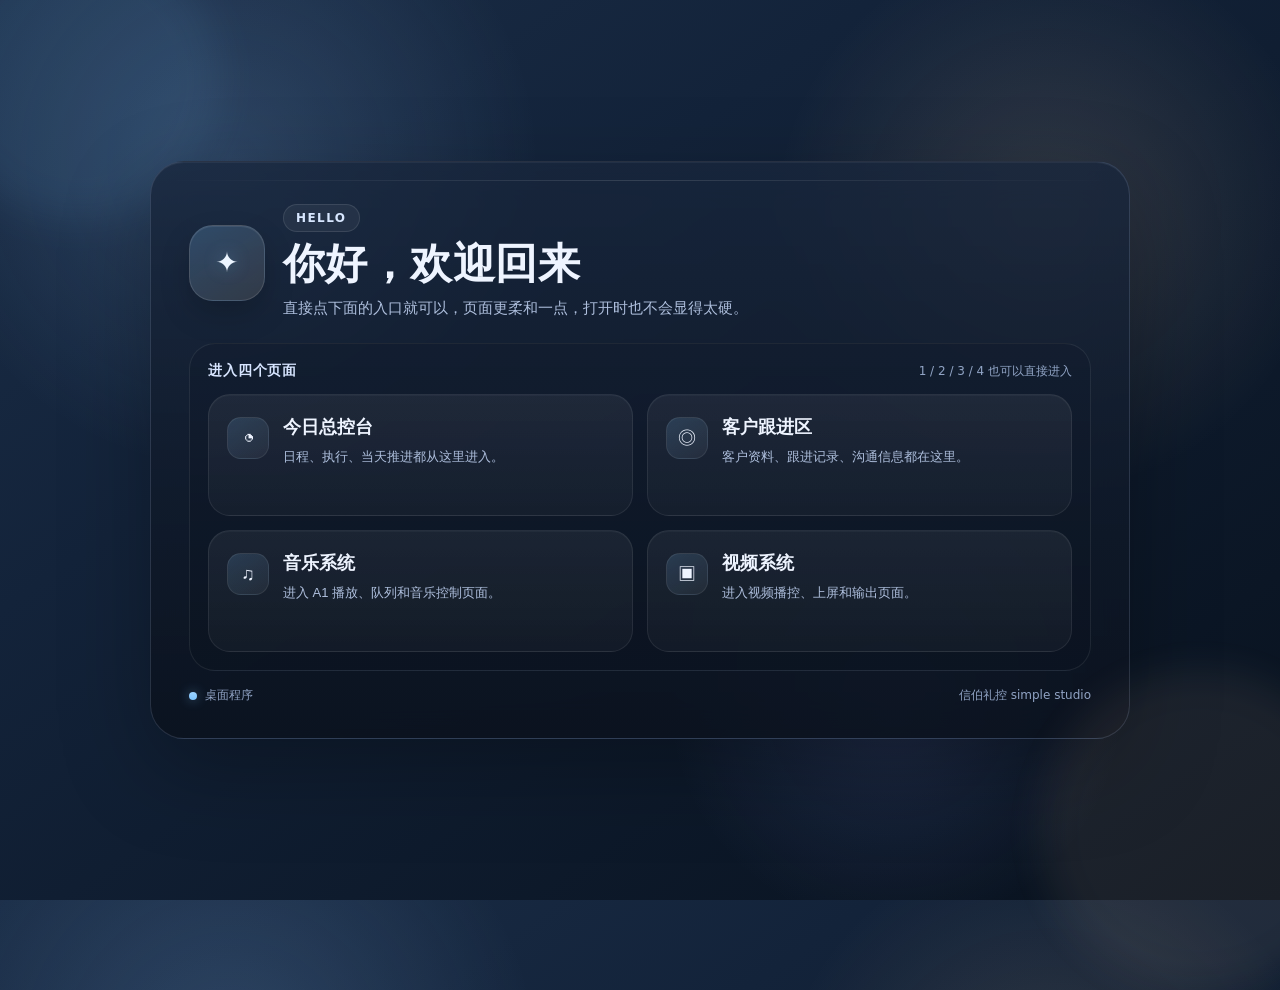
<file: splash.html>
<!doctype html>
<html lang="zh-CN">
<head>
  <meta charset="UTF-8" />
  <meta name="viewport" content="width=device-width, initial-scale=1.0" />
  <title>欢迎使用</title>
  <style>
    :root{
      --bg1:#08111d;
      --bg2:#13233a;
      --bg3:#1b2e48;
      --card:rgba(18,29,47,.72);
      --card2:rgba(14,23,38,.82);
      --line:rgba(186,206,240,.16);
      --text:#eef4ff;
      --muted:#aebfdd;
      --soft:#d7e5ff;
      --accent:#7cc4ff;
      --accent2:#8c9dff;
      --warm:#ffd8b0;
    }
    *{box-sizing:border-box}
    html,body{height:100%;margin:0;font-family:"PingFang SC","Microsoft YaHei",ui-sans-serif,system-ui,sans-serif;color:var(--text)}
    body{
      position:relative;
      overflow:hidden;
      background:
        radial-gradient(circle at 18% 18%, rgba(146,197,255,.18), transparent 24%),
        radial-gradient(circle at 82% 24%, rgba(255,216,176,.14), transparent 22%),
        radial-gradient(circle at 70% 78%, rgba(140,157,255,.14), transparent 20%),
        linear-gradient(145deg, var(--bg3) 0%, var(--bg2) 34%, var(--bg1) 100%);
      display:flex;align-items:center;justify-content:center;padding:28px;
    }
    body::before,
    body::after{
      content:"";position:absolute;inset:auto;pointer-events:none;filter:blur(20px);opacity:.75;
      border-radius:999px;
    }
    body::before{width:280px;height:280px;left:-60px;top:-60px;background:rgba(124,196,255,.12)}
    body::after{width:320px;height:320px;right:-80px;bottom:-90px;background:rgba(255,216,176,.1)}
    .shell{
      position:relative;
      width:min(980px,100%);
      border:1px solid var(--line);
      border-radius:34px;
      background:linear-gradient(180deg, rgba(24,38,60,.78), rgba(11,18,30,.9));
      box-shadow:0 30px 90px rgba(0,0,0,.28), inset 0 1px 0 rgba(255,255,255,.05);
      backdrop-filter:blur(18px);
      padding:42px 38px 34px;
    }
    .shell::after{
      content:"";position:absolute;left:18px;right:18px;top:18px;height:1px;
      background:linear-gradient(90deg, transparent, rgba(255,255,255,.16), transparent);
      opacity:.8;
    }
    .hero{
      display:flex;align-items:center;gap:18px;margin-bottom:22px;
    }
    .mark{
      width:76px;height:76px;border-radius:24px;
      background:linear-gradient(145deg, rgba(124,196,255,.22), rgba(255,216,176,.12));
      border:1px solid rgba(255,255,255,.12);
      box-shadow:inset 0 1px 0 rgba(255,255,255,.08), 0 14px 30px rgba(0,0,0,.18);
      display:flex;align-items:center;justify-content:center;
      flex:0 0 auto;
    }
    .mark::before{
      content:"✦";
      font-size:28px;
      color:#ecf5ff;
      text-shadow:0 0 18px rgba(124,196,255,.35);
    }
    .heroText{display:flex;flex-direction:column;gap:8px;min-width:0}
    .eyebrow{
      width:max-content;padding:6px 12px;border-radius:999px;border:1px solid rgba(255,255,255,.1);
      background:rgba(255,255,255,.05);color:#d8e7ff;font-size:12px;font-weight:700;letter-spacing:.12em;
    }
    h1{margin:0;font-size:42px;line-height:1.12;font-weight:900;letter-spacing:.01em}
    .sub{margin:0;color:var(--muted);font-size:15px;line-height:1.75}
    .entryBox{
      border:1px solid rgba(255,255,255,.08);
      border-radius:26px;
      background:linear-gradient(180deg, rgba(18,29,47,.62), rgba(12,20,33,.76));
      padding:18px;
      display:flex;flex-direction:column;gap:14px;
    }
    .entryHead{display:flex;align-items:center;justify-content:space-between;gap:12px}
    .entryTitle{font-size:14px;font-weight:800;letter-spacing:.06em;color:var(--soft)}
    .entryHint{font-size:12px;color:#91a4c5}
    .grid{display:grid;grid-template-columns:repeat(2,minmax(0,1fr));gap:14px}
    .btn{
      width:100%;border:1px solid rgba(255,255,255,.08);border-radius:22px;
      background:linear-gradient(180deg, rgba(255,255,255,.06), rgba(255,255,255,.03));
      color:var(--text);padding:22px 18px;text-align:left;cursor:pointer;transition:.22s ease;
      display:flex;align-items:flex-start;gap:14px;min-height:122px;
      box-shadow:inset 0 1px 0 rgba(255,255,255,.03);
    }
    .btn:hover{
      transform:translateY(-2px);
      border-color:rgba(124,196,255,.26);
      background:linear-gradient(180deg, rgba(124,196,255,.11), rgba(255,255,255,.04));
      box-shadow:0 18px 28px rgba(0,0,0,.14);
    }
    .icon{
      width:42px;height:42px;border-radius:14px;display:flex;align-items:center;justify-content:center;
      background:linear-gradient(145deg, rgba(124,196,255,.16), rgba(255,255,255,.05));
      border:1px solid rgba(255,255,255,.08);font-size:18px;flex:0 0 auto;
    }
    .copy{display:flex;flex-direction:column;gap:8px;min-width:0}
    .btn strong{font-size:18px;line-height:1.22}
    .btn span{font-size:13px;line-height:1.6;color:var(--muted)}
    .foot{
      margin-top:16px;color:#91a4c5;font-size:12px;
      display:flex;align-items:center;justify-content:space-between;gap:10px;flex-wrap:wrap;
    }
    .foot .left{display:flex;align-items:center;gap:8px}
    .dot{width:8px;height:8px;border-radius:999px;background:linear-gradient(180deg,#9cd2ff,#7cc4ff);box-shadow:0 0 12px rgba(124,196,255,.45)}
    @media (max-width:640px){
      body{padding:18px}
      .shell{padding:24px 18px 18px;border-radius:26px}
      .hero{align-items:flex-start}
      .mark{width:58px;height:58px;border-radius:18px}
      h1{font-size:28px}
      .grid{grid-template-columns:1fr}
      .btn{min-height:92px;border-radius:18px}
      .entryHead{align-items:flex-start;flex-direction:column}
    }
  </style>
</head>
<body>
  <main class="shell">
    <div class="hero">
      <div class="mark"></div>
      <div class="heroText">
        <div class="eyebrow">HELLO</div>
        <h1>你好，欢迎回来</h1>
        <p class="sub">直接点下面的入口就可以，页面更柔和一点，打开时也不会显得太硬。</p>
      </div>
    </div>

    <section class="entryBox">
      <div class="entryHead">
        <div class="entryTitle">进入四个页面</div>
        <div class="entryHint">1 / 2 / 3 / 4 也可以直接进入</div>
      </div>
      <div class="grid">
        <button class="btn" type="button" data-target="schedule">
          <div class="icon">◔</div>
          <div class="copy">
            <strong>今日总控台</strong>
            <span>日程、执行、当天推进都从这里进入。</span>
          </div>
        </button>
        <button class="btn" type="button" data-target="customers">
          <div class="icon">◎</div>
          <div class="copy">
            <strong>客户跟进区</strong>
            <span>客户资料、跟进记录、沟通信息都在这里。</span>
          </div>
        </button>
        <button class="btn" type="button" data-target="music">
          <div class="icon">♫</div>
          <div class="copy">
            <strong>音乐系统</strong>
            <span>进入 A1 播放、队列和音乐控制页面。</span>
          </div>
        </button>
        <button class="btn" type="button" data-target="video">
          <div class="icon">▣</div>
          <div class="copy">
            <strong>视频系统</strong>
            <span>进入视频播控、上屏和输出页面。</span>
          </div>
        </button>
      </div>
    </section>

    <div class="foot">
      <div class="left"><span class="dot"></span><span id="appMeta">正在读取程序信息…</span></div>
      <div>信伯礼控 simple studio</div>
    </div>
  </main>

  <script>
    const desktop = window.anningDesktop || {};

    function setMeta(summary){
      const meta = document.getElementById('appMeta');
      if(!meta) return;
      const name = summary?.appName || '桌面程序';
      meta.textContent = name;
    }

    async function boot(){
      try{
        if(desktop.getStartupSummary){
          const summary = await desktop.getStartupSummary();
          if(summary?.ok !== false) setMeta(summary || {});
        } else {
          setMeta({ appName: '桌面程序' });
        }
      }catch(_e){
        setMeta({ appName: '桌面程序' });
      }

      document.querySelectorAll('[data-target]').forEach((btn)=>{
        btn.addEventListener('click', async ()=>{
          const target = btn.getAttribute('data-target') || 'schedule';
          try{
            if(desktop.welcomeAction) await desktop.welcomeAction(target, false);
            else if(desktop.navigateTo) await desktop.navigateTo(target);
          }catch(_e){}
        });
      });

      document.addEventListener('keydown', async (event)=>{
        const keyMap = { '1':'schedule', '2':'customers', '3':'music', '4':'video' };
        const target = keyMap[event.key];
        if(!target) return;
        try{
          if(desktop.welcomeAction) await desktop.welcomeAction(target, false);
          else if(desktop.navigateTo) await desktop.navigateTo(target);
        }catch(_e){}
      });
    }

    boot();
  </script>
</body>
</html>
</file>
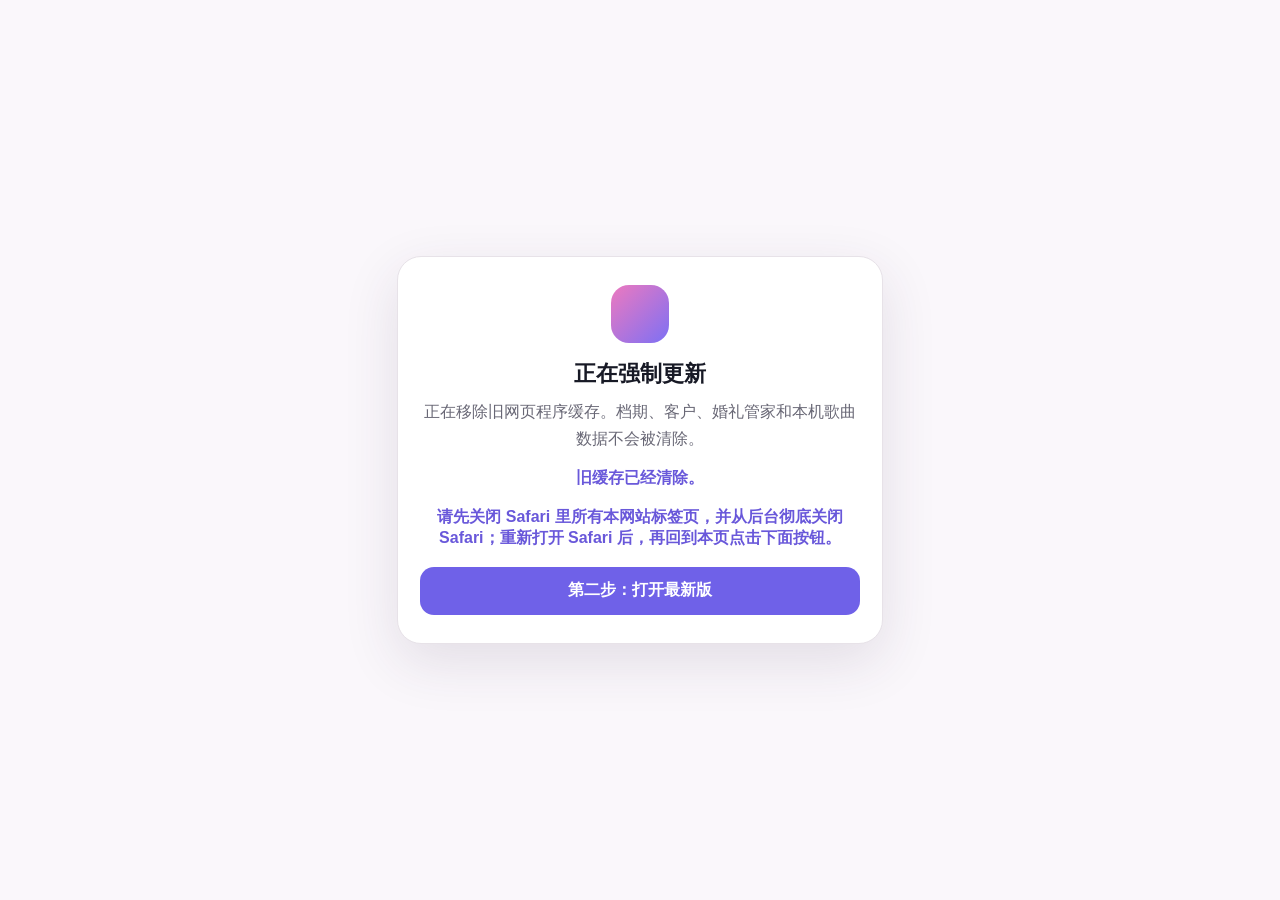
<file: update.html>
<!doctype html>
<html lang="zh-CN">
<head>
  <meta charset="utf-8">
  <meta name="viewport" content="width=device-width,initial-scale=1,viewport-fit=cover">
  <title>信伯礼控更新</title>
  <style>
    body{margin:0;min-height:100vh;display:grid;place-items:center;background:#faf7fb;color:#171925;font-family:-apple-system,BlinkMacSystemFont,"PingFang SC","Microsoft YaHei",sans-serif}
    main{width:min(440px,calc(100% - 32px));padding:28px 22px;border:1px solid #e7e2e8;border-radius:24px;background:#fff;box-shadow:0 18px 55px rgba(61,45,70,.12);text-align:center}
    .dot{width:58px;height:58px;margin:0 auto 16px;border-radius:18px;background:linear-gradient(135deg,#ed79bf,#7d70f4)}
    h1{font-size:22px;margin:0 0 10px}p{color:#686775;line-height:1.65;margin:0}
    #state{margin-top:16px;font-weight:800;color:#6958da}
    button,a.next{display:none;width:100%;min-height:48px;margin-top:18px;border:0;border-radius:14px;background:#6f61e8;color:#fff;font-size:16px;font-weight:800;align-items:center;justify-content:center;text-decoration:none;box-sizing:border-box}
  </style>
</head>
<body>
  <main>
    <div class="dot"></div>
    <h1>正在强制更新</h1>
    <p>正在移除旧网页程序缓存。档期、客户、婚礼管家和本机歌曲数据不会被清除。</p>
    <div id="state">正在处理，请稍候…</div>
    <a class="next" id="next" href="./index.html?fresh=v18#schedule">第二步：打开最新版</a>
    <button id="retry" type="button">重新尝试</button>
  </main>
  <script>
    (async()=>{
      const state=document.getElementById('state'),retry=document.getElementById('retry'),next=document.getElementById('next');
      try{
        if('serviceWorker' in navigator){
          const regs=await navigator.serviceWorker.getRegistrations();
          await Promise.all(regs.map(reg=>reg.unregister()));
        }
        if('caches' in window){
          const keys=await caches.keys();
          await Promise.all(keys.map(key=>caches.delete(key)));
        }
        state.innerHTML='旧缓存已经清除。<br><br>请先关闭 Safari 里所有本网站标签页，并从后台彻底关闭 Safari；重新打开 Safari 后，再回到本页点击下面按钮。';
        next.href='./index.html?fresh=v18-'+Date.now()+'#schedule';
        next.style.display='flex';
      }catch(e){
        state.textContent='自动更新未完成，请点下面按钮重试';
        retry.style.display='block';
        retry.onclick=()=>location.reload();
      }
    })();
  </script>
</body>
</html>
</file>
